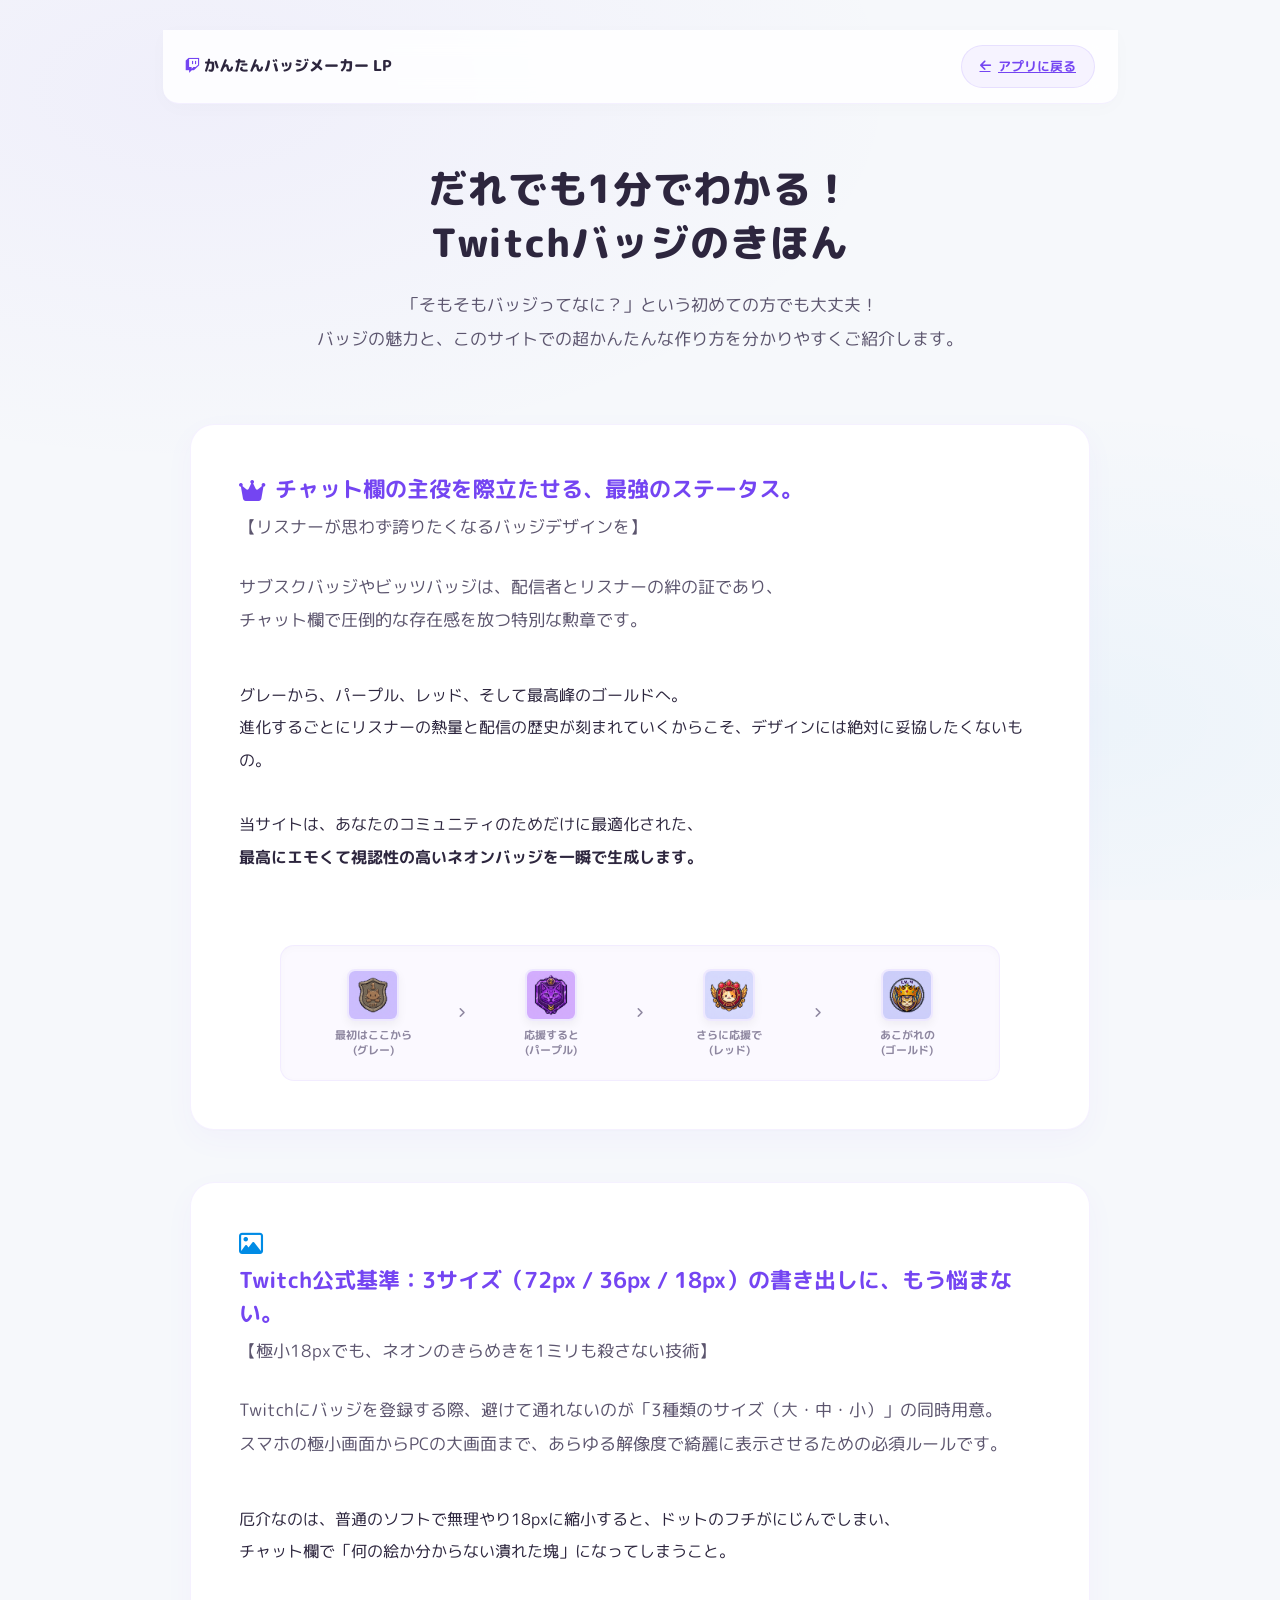
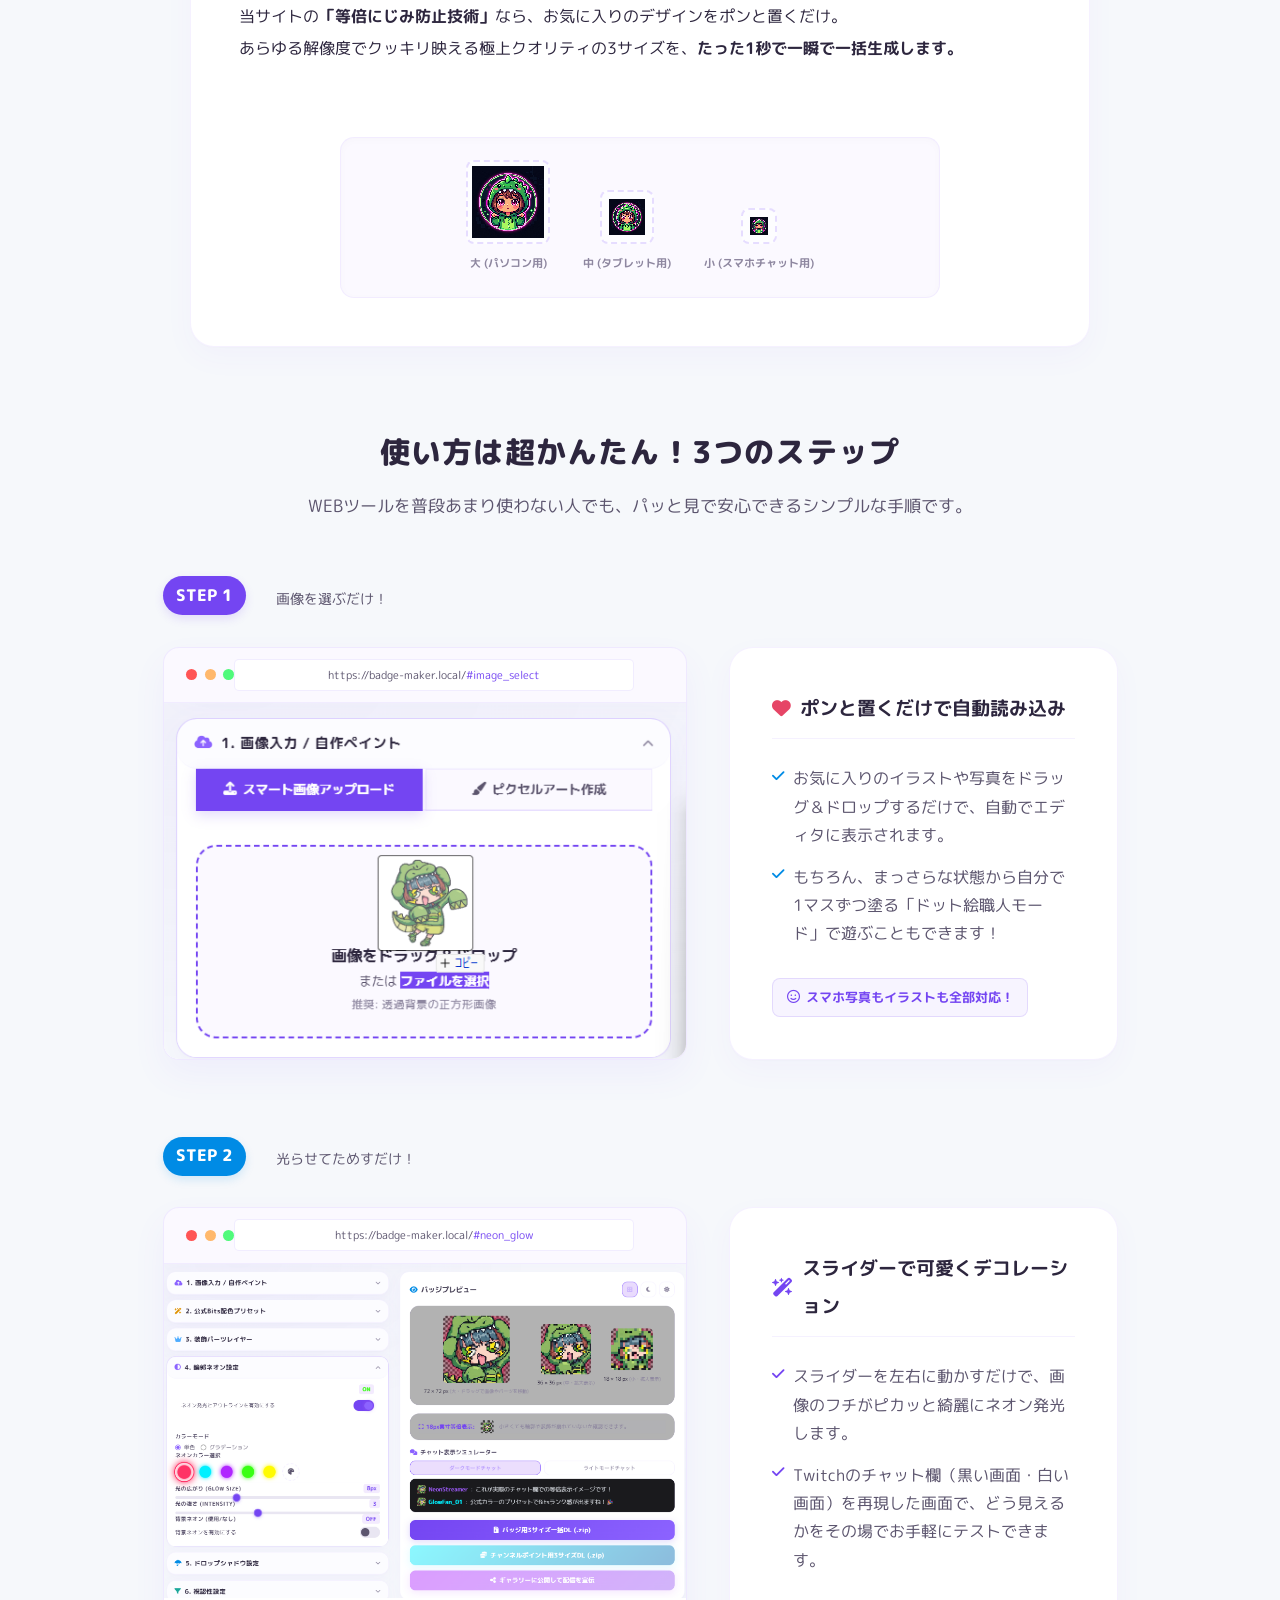
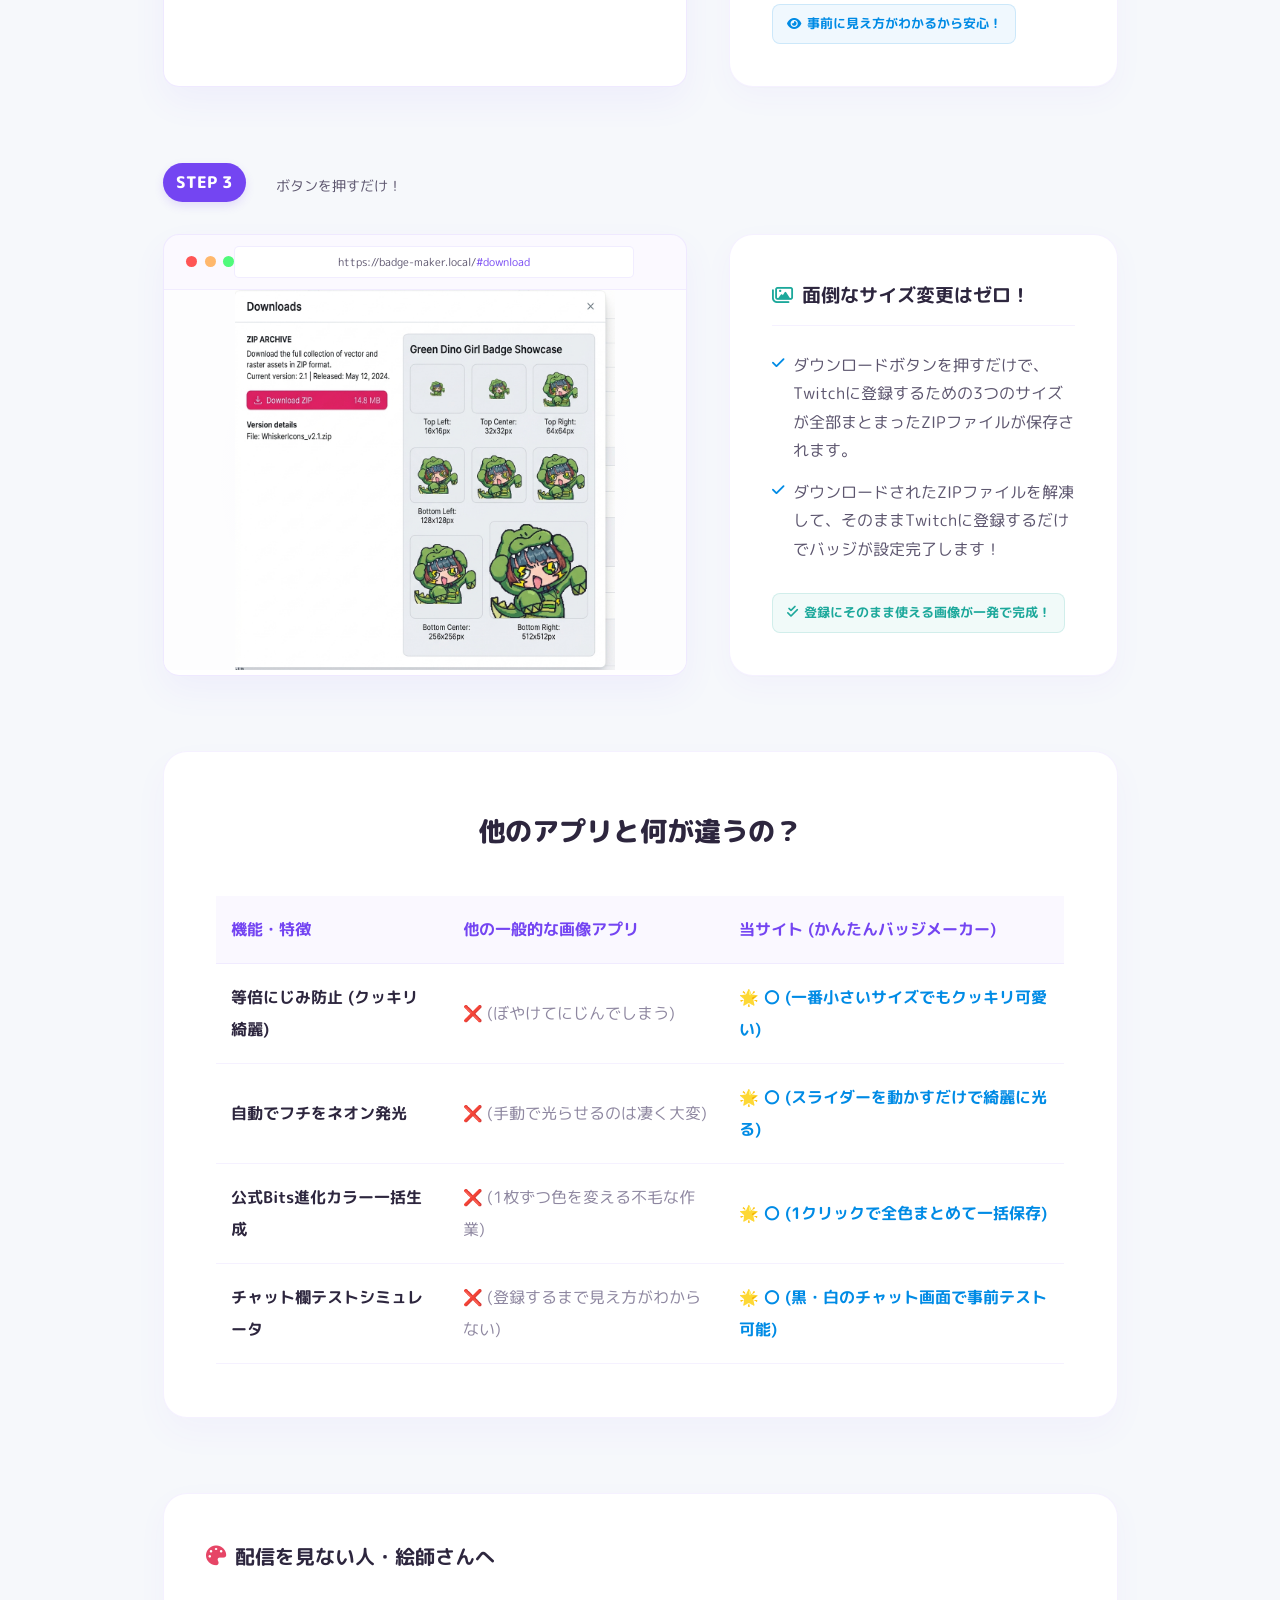
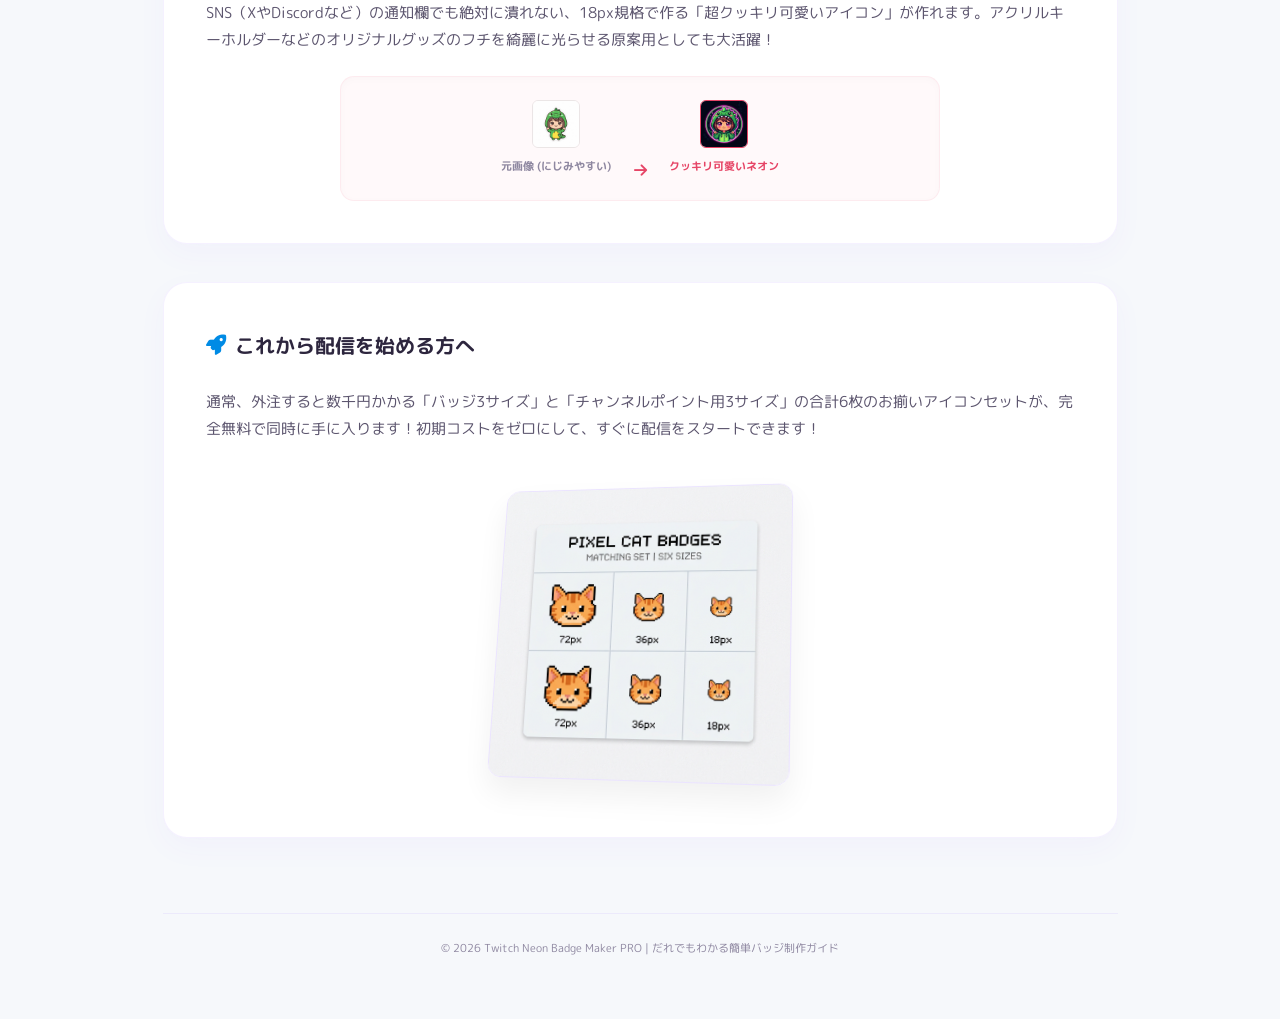
<file: guide.html>
<!DOCTYPE html>
<html lang="ja">
<head>
    <meta charset="UTF-8">
    <meta name="viewport" content="width=device-width, initial-scale=1.0">
    <meta name="description" content="Twitchバッジ・チャンネルポイントアイコンの初心者向けかんたんビジュアルガイド。ポンと置くだけでクッキリ綺麗なバッジが作れます。">
    <title>Twitch Neon Badge Pro | 1分でわかるかんたんガイド</title>
    <link rel="preconnect" href="https://fonts.googleapis.com">
    <link rel="preconnect" href="https://fonts.gstatic.com" crossorigin>
    <link href="https://fonts.googleapis.com/css2?family=M+PLUS+Rounded+1c:wght@400;700;800&family=Plus+Jakarta+Sans:wght@400;700&display=swap" rel="stylesheet">
    <link rel="stylesheet" href="https://cdnjs.cloudflare.com/ajax/libs/font-awesome/6.4.0/css/all.min.css">
    
    <!-- アプリ本編のCSSをリンク -->
    <link rel="stylesheet" href="style.css">
    
    <style>
        :root {
            /* ライトモード用に変数をオーバーライド */
            --bg-dark:           #f6f8fb; /* 明るく爽やかな薄グレーブルー */
            --bg-card:           #ffffff; /* 真っ白なカード */
            --bg-card-border:    rgba(123, 77, 255, 0.08);

            --text-primary:      #2d263e; /* やさしい暗さの紫グレー */
            --text-secondary:    #5c556e;
            --text-muted:        #8e87a0;

            --purple-500:        #7445f2; /* 目に優しいパステルパープル */
            --purple-400:        #8c63ff;
            --purple-300:        #b091ff;
            --cyan-400:          #008be5; /* 爽やかなアクアブルー */
            --green-400:         #1ca89b; /* やさしいミントグリーン */
            --yellow-400:        #e09200; /* 温かみのあるゴールド */
            --pink-400:          #e64566; /* パステルローズピンク */

            --border-dim:        rgba(123, 77, 255, 0.08);
            --border-accent:     rgba(123, 77, 255, 0.25);
            --radius:            24px; /* 丸みのあるやさしいシルエット */
            --radius-sm:         14px;
            --font-display:      'M PLUS Rounded 1c', sans-serif;
            --font-body:         'M PLUS Rounded 1c', sans-serif;
        }

        body {
            line-height: 2.0; /* ゆったりとした行間 */
            overflow-x: hidden;
            font-family: var(--font-body);
            background-color: var(--bg-dark);
            color: var(--text-primary);
        }

        .glass-bg {
            position: fixed; inset: 0; z-index: 0;
            background:
                radial-gradient(ellipse 80% 60% at 15% 10%, rgba(116, 69, 242, 0.05) 0%, transparent 70%),
                radial-gradient(ellipse 60% 50% at 85% 80%, rgba(0, 139, 229, 0.04) 0%, transparent 70%),
                #f6f8fb !important;
            pointer-events: none;
        }

        .lp-container {
            max-width: 1000px;
            margin: 0 auto;
            padding: 2rem 1.5rem 4rem;
            position: relative;
            z-index: 1;
        }

        /* ヘッダーのライトモード化 */
        .nav-header {
            background: rgba(255, 255, 255, 0.85) !important;
            border-bottom: 1px solid rgba(123, 77, 255, 0.08) !important;
            backdrop-filter: blur(12px) !important;
            padding: 1rem 1.5rem !important;
            border-radius: 0 0 16px 16px !important;
            box-shadow: 0 4px 20px rgba(0,0,0,0.02) !important;
            margin-bottom: 3rem !important;
            display: flex;
            align-items: center;
            justify-content: space-between;
        }
        .nav-logo span {
            color: var(--text-primary) !important;
            font-weight: 800;
        }
        .back-btn {
            background: rgba(123, 77, 255, 0.06) !important;
            color: var(--purple-500) !important;
            border: 1px solid rgba(123, 77, 255, 0.12) !important;
            box-shadow: none !important;
            border-radius: 30px !important;
            padding: 0.5rem 1.2rem !important;
            font-size: 0.85rem !important;
            font-weight: 700 !important;
            transition: all var(--transition);
            display: inline-flex;
            align-items: center;
            gap: 0.5rem;
        }
        .back-btn:hover {
            background: var(--purple-500) !important;
            color: #fff !important;
            transform: translateY(-1px);
        }

        /* Hero Banner */
        .hero-section {
            text-align: center;
            margin-bottom: 4.5rem;
            margin-top: 1.5rem;
            position: relative;
        }
        .hero-title {
            font-family: var(--font-display);
            font-size: 2.6rem;
            font-weight: 800;
            line-height: 1.4;
            margin-bottom: 1.2rem;
            color: var(--text-primary);
            letter-spacing: 0.02em;
            padding-top: 12px;
            display: block;
        }
        .hero-title span {
            background: linear-gradient(135deg, var(--purple-500) 0%, var(--cyan-400) 100%);
            -webkit-background-clip: text;
            -webkit-text-fill-color: transparent;
            display: inline-block;
            padding: 0 6px;
        }
        .hero-desc {
            max-width: 720px;
            margin: 0 auto;
            color: var(--text-secondary);
            font-size: 1.15rem;
            line-height: 2.0;
        }

        /* Concept Visual Section (1カラム縦並びレイアウト) */
        .intro-visual-section {
            display: grid;
            grid-template-columns: 1fr;
            gap: 3.5rem;
            margin-bottom: 5rem;
            max-width: 900px;
            margin-left: auto;
            margin-right: auto;
        }
        .intro-card {
            background: var(--bg-card);
            border: 1px solid var(--bg-card-border);
            border-radius: var(--radius);
            padding: 3.2rem;
            display: flex;
            flex-direction: column;
            gap: 2rem;
            box-shadow: 0 10px 30px rgba(123, 77, 255, 0.04), 0 1px 3px rgba(0, 0, 0, 0.02);
            transition: border-color var(--transition), box-shadow var(--transition);
            font-size: 1.08rem;
        }
        .intro-card:hover {
            border-color: var(--border-accent);
            box-shadow: 0 15px 35px rgba(123, 77, 255, 0.08);
        }
        .intro-card h3 {
            font-size: 1.45rem;
            font-weight: 700;
            color: var(--text-primary);
            display: flex;
            align-items: center;
            gap: 0.6rem;
            line-height: 1.5;
        }
        .intro-card h3 i {
            font-size: 1.6rem;
        }
        .intro-card h3 span {
            color: var(--purple-500);
        }
        .intro-card-lead {
            font-size: 1.12rem;
            color: var(--text-secondary);
            line-height: 2.0;
            margin-bottom: 0.5rem;
        }
        .intro-card p {
            line-height: 2.0;
            margin-bottom: 0.8rem;
        }
        
        /* 1時間目：バッジ進化タイムライン(実例) */
        .evolution-row {
            display: flex;
            justify-content: center;
            align-items: center;
            gap: 2rem;
            background: rgba(123, 77, 255, 0.03);
            border: 1px solid var(--border-dim);
            border-radius: var(--radius-sm);
            padding: 1.5rem 2rem;
            margin: 2rem auto 0;
            max-width: 720px;
            width: 100%;
            box-shadow: inset 0 2px 8px rgba(0,0,0,0.02);
        }
        .evo-cell {
            display: flex;
            flex-direction: column;
            align-items: center;
            gap: 0.5rem;
            flex: 1;
            max-width: 110px;
        }
        .evo-img {
            width: 52px;
            height: 52px;
            object-fit: contain;
            border-radius: 8px;
            border: 2px solid rgba(123, 77, 255, 0.1);
            box-shadow: 0 4px 10px rgba(0, 0, 0, 0.05);
            transition: transform var(--transition);
        }
        .evo-cell:hover .evo-img {
            transform: scale(1.2) rotate(4deg);
        }
        .evo-arrow {
            color: var(--text-muted);
            font-size: 0.8rem;
        }
        .evo-lbl {
            font-family: var(--font-display);
            font-size: 0.75rem;
            font-weight: 700;
            color: var(--text-muted);
            text-align: center;
            line-height: 1.3;
        }
        .evo-cell:hover .evo-lbl {
            color: var(--text-primary);
        }

        /* 2時間目：3サイズ実寸対比 */
        .size-row {
            display: flex;
            align-items: flex-end;
            justify-content: center;
            gap: 2.2rem;
            background: rgba(123, 77, 255, 0.03);
            border: 1px solid var(--border-dim);
            border-radius: var(--radius-sm);
            padding: 1.5rem;
            margin: 2rem auto 0;
            max-width: 600px;
            width: 100%;
            box-shadow: inset 0 2px 8px rgba(0,0,0,0.02);
        }
        .size-cell {
            display: flex;
            flex-direction: column;
            align-items: center;
            gap: 0.5rem;
        }
        .size-wrap {
            background: rgba(255, 255, 255, 0.6);
            border: 2px dashed rgba(123, 77, 255, 0.18);
            border-radius: 8px;
            display: flex;
            align-items: center;
            justify-content: center;
            overflow: hidden;
            transition: border-color var(--transition), background var(--transition);
        }
        .size-wrap:hover {
            border-color: var(--purple-500);
            background: rgba(123, 77, 255, 0.08);
        }
        .size-wrap.sz-72 { width: 84px; height: 84px; }
        .size-wrap.sz-36 { width: 54px; height: 54px; }
        .size-wrap.sz-18 { width: 36px; height: 36px; }
        
        .char-img {
            object-fit: contain;
            image-rendering: pixelated;
            image-rendering: crisp-edges;
            filter: none;
        }
        .sz-72 .char-img { width: 72px; height: 72px; }
        .sz-36 .char-img { width: 36px; height: 36px; }
        .sz-18 .char-img { width: 18px; height: 18px; }
        
        .size-lbl {
            font-family: var(--font-display);
            font-size: 0.75rem;
            font-weight: 700;
            color: var(--text-muted);
        }

        /* 3ステップ解説 (2カラムレイアウト化) */
        .step-showcase {
            margin-bottom: 5rem;
        }
        .step-heading {
            text-align: center;
            margin-bottom: 3.5rem;
        }
        .step-heading h2 {
            font-family: var(--font-display);
            font-size: 2rem;
            font-weight: 800;
            color: var(--text-primary);
            letter-spacing: 0.04em;
        }
        .step-heading p {
            color: var(--text-secondary);
            font-size: 1.1rem;
            margin-top: 0.5rem;
        }

        .step-container {
            display: flex;
            flex-direction: column;
            gap: 5rem;
        }
        .step-block {
            display: grid;
            grid-template-columns: 1.15fr 0.85fr;
            gap: 2.8rem;
            align-items: stretch;
            position: relative;
        }
        
        /* 狭い幅では1列に */
        @media (max-width: 960px) {
            .step-block {
                grid-template-columns: 1fr;
                gap: 1.5rem;
            }
        }

        .step-meta-container {
            grid-column: 1 / -1;
            display: flex;
            align-items: center;
            gap: 1.2rem;
            margin-bottom: -0.8rem;
        }
        .step-badge {
            background: var(--purple-500);
            color: #fff;
            font-family: var(--font-display);
            font-weight: 800;
            font-size: 1.05rem;
            padding: 0.25rem 0.9rem;
            border-radius: 999px;
            box-shadow: 0 4px 10px rgba(116, 69, 242, 0.15);
        }
        .step-block:nth-child(even) .step-badge {
            background: var(--cyan-400);
            color: #fff;
            box-shadow: 0 4px 10px rgba(0, 139, 229, 0.15);
        }
        .step-title {
            font-size: 1.4rem;
            font-weight: 700;
            color: var(--text-primary);
        }
        .step-title span {
            font-size: 0.9rem;
            color: var(--text-secondary);
            font-weight: 400;
            margin-left: 0.8rem;
        }

        /* 巨大PCブラウザフレーム */
        .browser-mockup {
            width: 100%;
            border-radius: 16px;
            background: #ffffff;
            border: 1px solid rgba(123, 77, 255, 0.12);
            box-shadow: 0 15px 35px rgba(123, 77, 255, 0.06);
            overflow: hidden;
            display: flex;
            flex-direction: column;
            position: relative;
        }
        .browser-bar {
            background: rgba(123, 77, 255, 0.03);
            padding: 0.75rem 1.5rem;
            border-bottom: 1px solid rgba(123, 77, 255, 0.08);
            display: flex;
            align-items: center;
            justify-content: space-between;
        }
        .browser-dots {
            display: flex;
            gap: 0.5rem;
        }
        .browser-dot {
            width: 11px; height: 11px; border-radius: 50%;
        }
        .browser-dot.red { background: #ff5555; }
        .browser-dot.yellow { background: #ffb86c; }
        .browser-dot.green { background: #50fa7b; }
        .browser-url {
            flex-grow: 1;
            max-width: 520px;
            background: #ffffff;
            border: 1px solid rgba(123, 77, 255, 0.1);
            border-radius: 5px;
            padding: 0.25rem 1rem;
            font-family: var(--font-display);
            font-size: 0.75rem;
            color: var(--text-secondary);
            text-align: center;
            white-space: nowrap;
            overflow: hidden;
        }
        .browser-url span { color: var(--purple-500); }

        .browser-screenshot-wrapper {
            position: relative;
            width: 100%;
            min-height: 280px;
            background: #fdfdfe;
            display: flex;
            align-items: center;
            justify-content: center;
            overflow: hidden;
        }
        .browser-screenshot-wrapper img {
            width: 100%;
            height: auto;
            max-height: 380px;
            object-fit: contain;
            display: block;
            position: relative;
            z-index: 2;
        }
        .browser-screenshot-placeholder {
            position: absolute;
            color: var(--text-secondary);
            font-size: 0.8rem;
            text-align: center;
            z-index: 1;
            display: flex;
            flex-direction: column;
            align-items: center;
            gap: 0.6rem;
            padding: 1.5rem;
            width: 100%;
            box-sizing: border-box;
            background: radial-gradient(circle, rgba(123, 77, 255, 0.04) 0%, transparent 80%);
        }
        .browser-screenshot-placeholder i {
            font-size: 2.2rem;
            color: var(--purple-500);
            text-shadow: none;
            animation: pulseIcon 2s infinite alternate ease-in-out;
        }
        @keyframes pulseIcon {
            from { transform: scale(1); opacity: 0.7; }
            to { transform: scale(1.15); opacity: 1; }
        }
        .browser-screenshot-placeholder strong {
            color: var(--text-primary);
            font-size: 0.88rem;
        }
        .browser-screenshot-placeholder span {
            color: var(--text-muted);
            font-size: 0.75rem;
            line-height: 1.4;
        }

        /* 機能解説ポイントカード */
        .step-info-card {
            background: var(--bg-card);
            border: 1px solid var(--bg-card-border);
            border-radius: var(--radius);
            padding: 2.8rem;
            display: flex;
            flex-direction: column;
            gap: 1.2rem;
            box-shadow: 0 10px 30px rgba(123, 77, 255, 0.04), 0 1px 3px rgba(0, 0, 0, 0.02);
            height: 100%;
            justify-content: center;
            box-sizing: border-box;
            transition: border-color var(--transition), box-shadow var(--transition);
        }
        .step-block:hover .step-info-card {
            border-color: var(--border-accent);
            box-shadow: 0 15px 35px rgba(123, 77, 255, 0.08);
        }
        .step-info-card h4 {
            font-size: 1.25rem;
            color: var(--text-primary);
            display: flex;
            align-items: center;
            gap: 0.6rem;
            border-bottom: 1px solid var(--border-dim);
            padding-bottom: 0.7rem;
            margin-bottom: 0.5rem;
            font-weight: 700;
        }
        .step-info-card h4 i {
            color: var(--cyan-400);
            filter: none;
        }
        .step-block:nth-child(even) .step-info-card h4 i {
            color: var(--purple-500);
            filter: none;
        }
        .step-points-list {
            list-style: none;
            display: flex;
            flex-direction: column;
            gap: 0.9rem;
        }
        .step-point-item {
            font-size: 1.05rem;
            color: var(--text-secondary);
            display: flex;
            align-items: flex-start;
            gap: 0.6rem;
            line-height: 1.8;
        }
        .step-point-item i {
            color: var(--cyan-400);
            margin-top: 0.3rem;
            font-size: 0.95rem;
        }
        .step-block:nth-child(even) .step-point-item i {
            color: var(--purple-500);
        }
        .step-point-item strong {
            color: var(--text-primary);
        }
        .step-result-badge {
            display: inline-flex;
            align-items: center;
            gap: 0.4rem;
            background: rgba(0, 139, 229, 0.06);
            border: 1px solid rgba(0, 139, 229, 0.15);
            color: var(--cyan-400);
            padding: 0.4rem 0.9rem;
            border-radius: 8px;
            font-size: 0.85rem;
            font-weight: 700;
            margin-top: 0.8rem;
            align-self: flex-start;
            box-shadow: none;
        }
        .step-result-badge.purple-theme {
            background: rgba(116, 69, 242, 0.06);
            border-color: rgba(116, 69, 242, 0.15);
            color: var(--purple-500);
            box-shadow: none;
        }
        .step-result-badge.green-theme {
            background: rgba(28, 168, 155, 0.06);
            border-color: rgba(28, 168, 155, 0.15);
            color: var(--green-400);
            box-shadow: none;
        }

        /* ◯✕比較表 */
        .comparison-section {
            background: var(--bg-card);
            border: 1px solid var(--bg-card-border);
            border-radius: var(--radius);
            padding: 3.5rem;
            margin-bottom: 5rem;
            backdrop-filter: blur(20px);
            box-shadow: 0 15px 35px rgba(123, 77, 255, 0.04);
        }
        .comparison-section h2 {
            font-family: var(--font-display);
            font-size: 1.8rem;
            font-weight: 800;
            text-align: center;
            margin-bottom: 2.5rem;
            color: var(--text-primary);
        }
        .comparison-table-wrapper {
            overflow-x: auto;
            width: 100%;
        }
        .comparison-table {
            width: 100%;
            border-collapse: collapse;
            font-size: 1.05rem;
            text-align: left;
        }
        .comparison-table th, .comparison-table td {
            padding: 1.2rem 1rem;
            border-bottom: 1px solid rgba(123, 77, 255, 0.08);
        }
        .comparison-table th {
            font-family: var(--font-display);
            font-weight: 700;
            color: var(--purple-500);
            background: rgba(123, 77, 255, 0.04);
        }
        .comparison-table td:nth-child(2) {
            color: var(--text-muted);
        }
        .comparison-table td:nth-child(3) {
            color: var(--cyan-400);
            font-weight: 700;
            text-shadow: none;
        }

        /* 全方位アプローチ */
        .all-audience-grid {
            display: grid;
            grid-template-columns: 1fr;
            gap: 2.5rem;
            margin-bottom: 5rem;
        }
        @media (max-width: 960px) {
            .intro-visual-section, .all-audience-grid {
                grid-template-columns: 1fr;
            }
        }
        @media (max-width: 768px) {
            .hero-title {
                font-size: 2.2rem;
            }
        }
        .audience-card {
            background: var(--bg-card);
            border: 1px solid var(--bg-card-border);
            border-radius: var(--radius);
            padding: 2.8rem;
            backdrop-filter: blur(20px);
            display: flex;
            flex-direction: column;
            gap: 1.5rem;
            box-shadow: 0 10px 30px rgba(123, 77, 255, 0.04);
        }
        .audience-card h3 {
            font-size: 1.35rem;
            color: var(--text-primary);
            display: flex;
            align-items: center;
            gap: 0.6rem;
        }
        .audience-card h3 span { color: var(--pink-400); }
        .audience-card h3 .cyan-tag { color: var(--cyan-400); }
        .audience-card p {
            font-size: 1.02rem;
            color: var(--text-secondary);
            line-height: 1.8;
        }

        /* Action CTA Banner */
        .cta-banner {
            text-align: center;
            background: linear-gradient(135deg, rgba(116, 69, 242, 0.05) 0%, rgba(0, 139, 229, 0.05) 100%);
            border: 1px solid var(--bg-card-border);
            border-radius: var(--radius);
            padding: 3.5rem 2rem;
            backdrop-filter: blur(20px);
            box-shadow: 0 15px 35px rgba(123, 77, 255, 0.04);
        }
        .cta-banner h3 {
            font-family: var(--font-display);
            font-size: 1.8rem;
            font-weight: 800;
            margin-bottom: 0.8rem;
            color: var(--text-primary);
        }
        .cta-banner p {
            color: var(--text-secondary);
            font-size: 1.1rem;
            margin-bottom: 2rem;
        }
        .cta-btn {
            display: inline-flex;
            align-items: center;
            justify-content: center;
            gap: 0.8rem;
            padding: 1rem 2.5rem;
            background: linear-gradient(135deg, var(--purple-500), var(--purple-400));
            border: none;
            border-radius: var(--radius-sm);
            color: #fff;
            font-family: var(--font-display);
            font-weight: 800;
            font-size: 1.05rem;
            text-decoration: none;
            letter-spacing: 0.05em;
            cursor: pointer;
            box-shadow: 0 6px 20px rgba(116, 69, 242, 0.2);
            transition: all var(--transition);
        }
        .cta-btn:hover {
            box-shadow: 0 8px 30px rgba(116, 69, 242, 0.35);
            transform: translateY(-3px);
        }

        /* Footer */
        .lp-footer {
            text-align: center;
            margin-top: 4rem;
            padding-top: 1.5rem;
            border-top: 1px solid rgba(123, 77, 255, 0.08);
            font-size: 0.75rem;
            color: var(--text-muted);
        }

        /* 3D Showcase Card Styles */
        .showcase-container-3d {
            perspective: 1000px;
            width: 100%;
            display: flex;
            justify-content: center;
            margin-top: auto;
            padding: 1rem 0;
        }
        .showcase-card-3d {
            width: 100%;
            max-width: 300px;
            transform: rotateY(-12deg) rotateX(12deg);
            transition: all 0.5s cubic-bezier(0.25, 0.8, 0.25, 1);
            border-radius: var(--radius-sm);
            overflow: hidden;
            border: 1.5px solid rgba(123, 77, 255, 0.15);
            box-shadow: 0 15px 30px rgba(0,0,0,0.06);
        }
        .showcase-card-3d:hover {
            transform: rotateY(0deg) rotateX(0deg) scale(1.05);
            border-color: var(--purple-500);
            box-shadow: 0 20px 40px rgba(123, 77, 255, 0.15);
        }
        .showcase-img-3d {
            width: 100%;
            display: block;
        }

        /* 改行・読みやすさ対策 */
        .nobr {
            display: inline-block;
            white-space: nowrap;
        }
        @media (max-width: 768px) {
            .nobr {
                white-space: normal;
            }
        }
        .text-lead {
            word-break: normal;
            overflow-wrap: break-word;
        }
    </style>
</head>
<body>
    <div class="glass-bg"></div>

    <div class="lp-container">
        <!-- Navigation Header -->
        <header class="nav-header">
            <div class="nav-logo">
                <i class="fa-brands fa-twitch" style="color: var(--purple-500);"></i>
                <span>かんたんバッジメーカー LP</span>
            </div>
            <a href="index.html" class="back-btn">
                <i class="fa-solid fa-arrow-left"></i> アプリに戻る
            </a>
        </header>

        <!-- Hero Section -->
        <section class="hero-section">
            <h1 class="hero-title text-lead">だれでも1分でわかる！<br>Twitchバッジのきほん</h1>
            <p class="hero-desc text-lead">「そもそもバッジってなに？」という初めての方でも大丈夫！<br>バッジの魅力と、このサイトでの超かんたんな作り方を分かりやすくご紹介します。</p>
        </section>

        <!-- Concept Visual Section (1カラム縦並びレイアウト) -->
        <section class="intro-visual-section">
            <!-- 1時間目：バッジの本質 -->
            <div class="intro-card">
                <h3>
                    <span style="display: flex; align-items: center; gap: 0.6rem; flex-wrap: wrap;">
                        <i class="fa-solid fa-crown" style="color:var(--purple-500);"></i>
                        <span>チャット欄の主役を際立たせる、最強のステータス。</span>
                        <span style="font-size: 1.1rem; font-weight: normal; color: var(--text-secondary);">【リスナーが思わず誇りたくなるバッジデザインを】</span>
                    </span>
                </h3>
                <p class="intro-card-lead text-lead">
                    サブスクバッジやビッツバッジは、配信者とリスナーの絆の証であり、<br>
                    チャット欄で圧倒的な存在感を放つ特別な勲章です。
                </p>
                <p class="text-lead">
                    グレーから、パープル、レッド、そして最高峰のゴールドへ。<br>
                    進化するごとにリスナーの熱量と配信の歴史が刻まれていくからこそ、デザインには絶対に妥協したくないもの。<br><br>
                    当サイトは、あなたのコミュニティのためだけに最適化された、<br>
                    <strong>最高にエモくて視認性の高いネオンバッジを一瞬で生成します。</strong>
                </p>
                
                <div class="evolution-row">
                    <div class="evo-cell">
                        <img src="images/evo_1.png" alt="1 Bit" class="evo-img">
                        <span class="evo-lbl">最初はここから<br>(グレー)</span>
                    </div>
                    <i class="fa-solid fa-angle-right evo-arrow"></i>
                    <div class="evo-cell">
                        <img src="images/evo_100.png" alt="100 Bits" class="evo-img">
                        <span class="evo-lbl">応援すると<br>(パープル)</span>
                    </div>
                    <i class="fa-solid fa-angle-right evo-arrow"></i>
                    <div class="evo-cell">
                        <img src="images/evo_10k.png" alt="10k Bits" class="evo-img">
                        <span class="evo-lbl">さらに応援で<br>(レッド)</span>
                    </div>
                    <i class="fa-solid fa-angle-right evo-arrow"></i>
                    <div class="evo-cell">
                        <img src="images/evo_1m.png" alt="1M Bits" class="evo-img">
                        <span class="evo-lbl">あこがれの<br>(ゴールド)</span>
                    </div>
                </div>
            </div>

            <!-- 2時間目：3サイズ＝クッキリ綺麗に見せる絶対のルール -->
            <div class="intro-card">
                <h3>
                    <span style="display: flex; align-items: center; gap: 0.6rem; flex-wrap: wrap;">
                        <i class="fa-regular fa-image" style="color:var(--cyan-400);"></i>
                        <span>Twitch公式基準：3サイズ（72px / 36px / 18px）の書き出しに、もう悩まない。</span>
                        <span style="font-size: 1.1rem; font-weight: normal; color: var(--text-secondary);">【極小18pxでも、ネオンのきらめきを1ミリも殺さない技術】</span>
                    </span>
                </h3>
                <p class="intro-card-lead text-lead">
                    Twitchにバッジを登録する際、避けて通れないのが「3種類のサイズ（大・中・小）」の同時用意。<br>
                    スマホの極小画面からPCの大画面まで、あらゆる解像度で綺麗に表示させるための必須ルールです。
                </p>
                <p class="text-lead">
                    厄介なのは、普通のソフトで無理やり18pxに縮小すると、ドットのフチがにじんでしまい、<br>
                    チャット欄で「何の絵か分からない潰れた塊」になってしまうこと。<br><br>
                    当サイトの<strong>「等倍にじみ防止技術」</strong>なら、お気に入りのデザインをポンと置くだけ。<br>
                    あらゆる解像度でクッキリ映える極上クオリティの3サイズを、<strong>たった1秒で一瞬で一括生成します。</strong>
                </p>
                
                <div class="size-row">
                    <div class="size-cell">
                        <div class="size-wrap sz-72">
                            <img src="images/cute_character_neon.png" alt="72px" class="char-img">
                        </div>
                        <span class="size-lbl">大 (パソコン用)</span>
                    </div>
                    <div class="size-cell">
                        <div class="size-wrap sz-36">
                            <img src="images/cute_character_neon.png" alt="36px" class="char-img">
                        </div>
                        <span class="size-lbl">中 (タブレット用)</span>
                    </div>
                    <div class="size-cell">
                        <div class="size-wrap sz-18">
                            <img src="images/cute_character_neon.png" alt="18px" class="char-img">
                        </div>
                        <span class="size-lbl">小 (スマホチャット用)</span>
                    </div>
                </div>
            </div>
        </section>

        <!-- 3ステップ解説 -->
        <section class="step-showcase">
            <div class="step-heading">
                <h2>使い方は超かんたん！3つのステップ</h2>
                <p class="text-lead">WEBツールを普段あまり使わない人でも、パッと見で安心できるシンプルな手順です。</p>
            </div>

            <div class="step-container">
                <!-- Step 1 -->
                <div class="step-block">
                    <div class="step-meta-container">
                        <span class="step-badge">STEP 1</span>
                        <h3 class="step-title"><span class="nobr">画像を選ぶだけ！</span></h3>
                    </div>
                    
                    <!-- 左カラム: ブラウザフレームと実際のスクショ画像 -->
                    <div class="browser-mockup">
                        <div class="browser-bar">
                            <div class="browser-dots">
                                <span class="browser-dot red"></span>
                                <span class="browser-dot yellow"></span>
                                <span class="browser-dot green"></span>
                            </div>
                            <div class="browser-url">https://badge-maker.local/<span>#image_select</span></div>
                            <div style="width: 30px;"></div>
                        </div>
                        <div class="browser-screenshot-wrapper">
                            <img src="images/screenshot_step1.png" alt="" onerror="this.style.display='none';">
                            <div class="browser-screenshot-placeholder">
                                <i class="fa-regular fa-image"></i>
                                <strong>「screenshot_step1.png」を表示</strong>
                                <span>自分で撮影したSTEP 1の操作画面スクショを<br><strong>images/screenshot_step1.png</strong>として保存してください。</span>
                            </div>
                        </div>
                    </div>
                    
                    <!-- 右カラム: 注目ポイント解説カード -->
                    <div class="step-info-card">
                        <h4><i class="fa-solid fa-heart" style="color: var(--pink-400);"></i> ポンと置くだけで自動読み込み</h4>
                        <ul class="step-points-list">
                            <li class="step-point-item">
                                <i class="fa-solid fa-check"></i>
                                <span class="text-lead">お気に入りのイラストや写真をドラッグ＆ドロップするだけで、自動でエディタに表示されます。</span>
                            </li>
                            <li class="step-point-item">
                                <i class="fa-solid fa-check"></i>
                                <span class="text-lead">もちろん、まっさらな状態から自分で1マスずつ塗る「ドット絵職人モード」で遊ぶこともできます！</span>
                            </li>
                        </ul>
                        <div class="step-result-badge purple-theme">
                            <i class="fa-regular fa-face-smile"></i> スマホ写真もイラストも全部対応！
                        </div>
                    </div>
                </div>

                <!-- Step 2 -->
                <div class="step-block">
                    <div class="step-meta-container">
                        <span class="step-badge">STEP 2</span>
                        <h3 class="step-title"><span class="nobr">光らせてためすだけ！</span></h3>
                    </div>
                    
                    <!-- 左カラム: ブラウザフレームと実際のスクショ画像 -->
                    <div class="browser-mockup">
                        <div class="browser-bar">
                            <div class="browser-dots">
                                <span class="browser-dot red"></span>
                                <span class="browser-dot yellow"></span>
                                <span class="browser-dot green"></span>
                            </div>
                            <div class="browser-url">https://badge-maker.local/<span>#neon_glow</span></div>
                            <div style="width: 30px;"></div>
                        </div>
                        <div class="browser-screenshot-wrapper">
                            <img src="images/screenshot_step2.png" alt="" onerror="this.style.display='none';">
                            <div class="browser-screenshot-placeholder">
                                <i class="fa-solid fa-wand-magic-sparkles"></i>
                                <strong>「screenshot_step2.png」を表示</strong>
                                <span>自分で撮影したSTEP 2の操作画面スクショを<br><strong>images/screenshot_step2.png</strong>として保存してください.</span>
                            </div>
                        </div>
                    </div>
                    
                    <!-- 右カラム: 注目ポイント解説カード -->
                    <div class="step-info-card">
                        <h4><i class="fa-solid fa-wand-magic-sparkles" style="color: var(--purple-500);"></i> スライダーで可愛くデコレーション</h4>
                        <ul class="step-points-list">
                            <li class="step-point-item">
                                <i class="fa-solid fa-check"></i>
                                <span class="text-lead">スライダーを左右に動かすだけで、画像のフチがピカッと綺麗にネオン発光します。</span>
                            </li>
                            <li class="step-point-item">
                                <i class="fa-solid fa-check"></i>
                                <span class="text-lead">Twitchのチャット欄（黒い画面・白い画面）を再現した画面で、どう見えるかをその場でお手軽にテストできます。</span>
                            </li>
                        </ul>
                        <div class="step-result-badge">
                            <i class="fa-solid fa-eye"></i> 事前に見え方がわかるから安心！
                        </div>
                    </div>
                </div>

                <!-- Step 3 -->
                <div class="step-block">
                    <div class="step-meta-container">
                        <span class="step-badge">STEP 3</span>
                        <h3 class="step-title"><span class="nobr">ボタンを押すだけ！</span></h3>
                    </div>
                    
                    <!-- 左カラム: ブラウザフレームと実際のスクショ画像 -->
                    <div class="browser-mockup">
                        <div class="browser-bar">
                            <div class="browser-dots">
                                <span class="browser-dot red"></span>
                                <span class="browser-dot yellow"></span>
                                <span class="browser-dot green"></span>
                            </div>
                            <div class="browser-url">https://badge-maker.local/<span>#download</span></div>
                            <div style="width: 30px;"></div>
                        </div>
                        <div class="browser-screenshot-wrapper">
                            <img src="images/screenshot_step3.png" alt="" onerror="this.style.display='none';">
                            <div class="browser-screenshot-placeholder">
                                <i class="fa-regular fa-file-zip"></i>
                                <strong>「screenshot_step3.png」を表示</strong>
                                <span>自分で撮影したSTEP 3の操作画面スクショを<br><strong>images/screenshot_step3.png</strong>として保存してください。</span>
                            </div>
                        </div>
                    </div>
                    
                    <!-- 右カラム: 注目ポイント解説カード -->
                    <div class="step-info-card">
                        <h4><i class="fa-regular fa-images" style="color: var(--green-400);"></i> 面倒なサイズ変更はゼロ！</h4>
                        <ul class="step-points-list">
                            <li class="step-point-item">
                                <i class="fa-solid fa-check"></i>
                                <span class="text-lead">ダウンロードボタンを押すだけで、Twitchに登録するための3つのサイズが全部まとまったZIPファイルが保存されます。</span>
                            </li>
                            <li class="step-point-item">
                                <i class="fa-solid fa-check"></i>
                                <span class="text-lead">ダウンロードされたZIPファイルを解凍して、そのままTwitchに登録するだけでバッジが設定完了します！</span>
                            </li>
                        </ul>
                        <div class="step-result-badge green-theme">
                            <i class="fa-solid fa-check-double"></i> 登録にそのまま使える画像が一発で完成！
                        </div>
                    </div>
                </div>
            </div>
        </section>

        <!-- ◯✕比較表セクション -->
        <section class="comparison-section">
            <h2>他のアプリと何が違うの？</h2>
            <div class="comparison-table-wrapper">
                <table class="comparison-table">
                    <thead>
                        <tr>
                            <th>機能・特徴</th>
                            <th>他の一般的な画像アプリ</th>
                            <th>当サイト (かんたんバッジメーカー)</th>
                        </tr>
                    </thead>
                    <tbody>
                        <tr>
                            <td><strong>等倍にじみ防止 (クッキリ綺麗)</strong></td>
                            <td>❌ (ぼやけてにじんでしまう)</td>
                            <td>🌟 〇 (一番小さいサイズでもクッキリ可愛い)</td>
                        </tr>
                        <tr>
                            <td><strong>自動でフチをネオン発光</strong></td>
                            <td>❌ (手動で光らせるのは凄く大変)</td>
                            <td>🌟 〇 (スライダーを動かすだけで綺麗に光る)</td>
                        </tr>
                        <tr>
                            <td><strong>公式Bits進化カラー一括生成</strong></td>
                            <td>❌ (1枚ずつ色を変える不毛な作業)</td>
                            <td>🌟 〇 (1クリックで全色まとめて一括保存)</td>
                        </tr>
                        <tr>
                            <td><strong>チャット欄テストシミュレータ</strong></td>
                            <td>❌ (登録するまで見え方がわからない)</td>
                            <td>🌟 〇 (黒・白のチャット画面で事前テスト可能)</td>
                        </tr>
                    </tbody>
                </table>
            </div>
        </section>

        <!-- 全方位アプローチセクション -->
        <section class="all-audience-grid">
            <!-- 配信を見ない人・絵を描く人へ -->
            <div class="audience-card">
                <h3><i class="fa-solid fa-palette" style="color:var(--pink-400);"></i> 配信を見ない人・絵師さんへ</h3>
                <p class="text-lead">SNS（XやDiscordなど）の通知欄でも絶対に潰れない、18px規格で作る「超クッキリ可愛いアイコン」が作れます。アクリルキーホルダーなどのオリジナルグッズのフチを綺麗に光らせる原案用としても大活躍！</p>
                <div class="size-row" style="background:rgba(230, 69, 102, 0.03); margin-top:auto; border: 1px solid rgba(230, 69, 102, 0.08); gap: 1.5rem;">
                    <div class="size-cell">
                        <img src="images/cute_character.png" alt="Before Icon" style="width:48px; height:48px; border-radius:6px; border:1px solid rgba(0,0,0,0.08);">
                        <span class="size-lbl">元画像 (にじみやすい)</span>
                    </div>
                    <i class="fa-solid fa-arrow-right" style="color:var(--pink-400);"></i>
                    <div class="size-cell">
                        <img src="images/cute_character_neon.png" alt="After Icon" style="width:48px; height:48px; border-radius:6px; border:1.5px solid var(--pink-400); box-shadow:none; filter:none;">
                        <span class="size-lbl" style="color:var(--pink-400);">クッキリ可愛いネオン</span>
                    </div>
                </div>
            </div>

            <!-- 配信者・配信予定の人へ -->
            <div class="audience-card">
                <h3><i class="fa-solid fa-rocket" style="color:var(--cyan-400);"></i> これから配信を始める方へ</h3>
                <p class="text-lead">通常、外注すると数千円かかる「バッジ3サイズ」と「チャンネルポイント用3サイズ」の合計6枚のお揃いアイコンセットが、完全無料で同時に手に入ります！初期コストをゼロにして、すぐに配信をスタートできます！</p>
                <div class="showcase-container-3d">
                    <div class="showcase-card-3d">
                        <img src="images/bundle_badges.png" alt="Badges Bundle Showcase" class="showcase-img-3d">
                    </div>
                </div>
            </div>
        </section>

        <!-- Footer -->
        <footer class="lp-footer">
            <p>&copy; 2026 Twitch Neon Badge Maker PRO | だれでもわかる簡単バッジ制作ガイド</p>
        </footer>
    </div>
</body>
</html>
</file>
<file: style.css>
/* ==========================================================================
   Design Tokens & CSS Variables
   ========================================================================== */
:root {
    --bg-dark:           #0D0E15;
    --bg-card:           rgba(18, 10, 36, 0.70);
    --bg-card-border:    rgba(138, 75, 255, 0.22);

    --text-primary:      #f3f0fa;
    --text-secondary:    #a39cb5;
    --text-muted:        #635a79;

    --purple-500:        #9b59f5;
    --purple-400:        #b07eff;
    --purple-300:        #c9a8ff;
    --cyan-400:          #00f0ff;
    --green-400:         #39ff14;
    --yellow-400:        #ffe135;
    --pink-400:          #FF007F;

    --border-dim:        rgba(138, 75, 255, 0.18);
    --border-accent:     rgba(176, 126, 255, 0.4);
    --radius:            14px;
    --radius-sm:         8px;
    --transition:        0.22s cubic-bezier(.4,0,.2,1);
    --font-display:      'Oxanium', sans-serif;
    --font-body:         'Plus Jakarta Sans', sans-serif;

    /* Sizes */
    --control-panel-width: 480px;
}

/* ==========================================================================
   Reset & Base
   ========================================================================== */
*, *::before, *::after { box-sizing: border-box; margin: 0; padding: 0; }

html { font-size: 15px; scroll-behavior: smooth; }

body {
    font-family: var(--font-body);
    background-color: var(--bg-dark);
    color: var(--text-primary);
    min-height: 100vh;
    overflow-x: hidden;
    position: relative;
}

/* Background decoration */
.glass-bg {
    position: fixed; inset: 0; z-index: 0;
    background:
        radial-gradient(ellipse 80% 60% at 15% 10%, rgba(110,40,200,0.28) 0%, transparent 70%),
        radial-gradient(ellipse 60% 50% at 85% 80%, rgba(0,200,255,0.15) 0%, transparent 70%),
        radial-gradient(ellipse 100% 80% at 50% 50%, rgba(8,4,20,1) 0%, var(--bg-dark) 100%);
    pointer-events: none;
}
.glow-orb {
    position: fixed; border-radius: 50%; pointer-events: none; filter: blur(90px); z-index: 0;
}
.orb-1 {
    width: 500px; height: 500px;
    top: -160px; left: -100px;
    background: radial-gradient(circle, rgba(110,40,220,0.35) 0%, transparent 65%);
    animation: orbFloat1 14s ease-in-out infinite alternate;
}
.orb-2 {
    width: 450px; height: 450px;
    bottom: -140px; right: -80px;
    background: radial-gradient(circle, rgba(0,200,255,0.22) 0%, transparent 65%);
    animation: orbFloat2 17s ease-in-out infinite alternate;
}
@keyframes orbFloat1 { to { transform: translate(40px,50px) scale(1.1); } }
@keyframes orbFloat2 { to { transform: translate(-30px,-60px) scale(1.08); } }

/* ==========================================================================
   Header
   ========================================================================== */
.app-header {
    position: relative; z-index: 2;
    text-align: center;
    padding: 2.5rem 1.5rem 1.5rem;
    border-bottom: 1px solid var(--border-dim);
    background: rgba(10,5,22,0.5);
    backdrop-filter: blur(12px);
}
.logo {
    display: flex; align-items: center; justify-content: center; gap: 0.8rem;
    margin-bottom: 0.4rem;
}
.logo-mark {
    position: relative;
    display: inline-flex;
    align-items: center;
    justify-content: center;
    width: 42px;
    height: 42px;
    margin-right: 4px;
}
.logo-num {
    font-family: var(--font-display);
    font-size: 2.5rem;
    font-weight: 800;
    color: #ffffff;
    text-shadow: 0 0 6px var(--cyan-400), 0 0 20px rgba(0,240,255,0.4);
    line-height: 1;
    z-index: 2;
}
.logo-star {
    position: absolute;
    top: -4px;
    right: -4px;
    font-size: 1.1rem;
    color: #FF007F;
    filter: drop-shadow(0 0 2px #FF007F) drop-shadow(0 0 10px #FF007F) drop-shadow(0 0 20px #FF007F);
    z-index: 3;
    animation: flicker 3s infinite alternate;
}

@keyframes flicker {
  0%, 100% { opacity: 1; }
  41% { opacity: 1; }
  42% { opacity: 0.85; }
  43% { opacity: 0.95; }
  44% { opacity: 0.88; }
  45% { opacity: 1; }
}

.logo h1 {
    font-family: var(--font-display);
    font-size: 2rem; font-weight: 800;
    letter-spacing: 0.08em;
    text-transform: uppercase;
    color: var(--text-primary);
}
.accent-text {
    color: #00F3FF;
    text-shadow: 0 0 18px var(--cyan-400), 0 0 35px rgba(0,240,255,0.55);
}
.subtitle { color: var(--text-muted); font-size: 0.82rem; }

/* ==========================================================================
   Layout
   ========================================================================== */
.app-container {
    position: relative; z-index: 1;
    display: flex;
    align-items: flex-start;
    gap: 1.6rem;
    max-width: 1360px;
    margin: 0 auto;
    padding: 1.6rem 1.2rem;
}

/* Left panel */
.control-panel {
    flex: 0 0 var(--control-panel-width);
    min-width: 0;
    display: flex;
    flex-direction: column;
    gap: 0.75rem;
}

/* Right panel – sticky */
.preview-panel {
    flex: 1 1 0;
    min-width: 0;
    position: sticky;
    top: 1.2rem;
    align-self: flex-start;
    height: max-content;
    z-index: 2;
}

/* ==========================================================================
   Card
   ========================================================================== */
.card {
    background: var(--bg-card);
    border: 1px solid var(--bg-card-border);
    border-radius: var(--radius);
    padding: 1.4rem;
    backdrop-filter: blur(18px);
    box-shadow: 0 8px 40px rgba(0,0,0,0.45), inset 0 1px 0 rgba(255,255,255,0.05);
    transition: border-color var(--transition);
}
.card:hover { border-color: var(--border-accent); }

/* ==========================================================================
   Accordion
   ========================================================================== */
.neon-accordion {
    background: var(--bg-card);
    border: 1px solid var(--bg-card-border);
    border-radius: var(--radius);
    backdrop-filter: blur(18px);
    box-shadow: 0 4px 20px rgba(0,0,0,0.3);
    overflow: hidden;
    transition: border-color var(--transition);
}
.neon-accordion[open] { border-color: var(--border-accent); }
.neon-accordion.disabled-accordion { opacity: 0.55; pointer-events: none; }
.neon-accordion.enabled { opacity: 1; pointer-events: auto; }

.accordion-header {
    list-style: none;
    display: flex;
    align-items: center;
    justify-content: space-between;
    padding: 0.9rem 1.1rem;
    cursor: pointer;
    user-select: none;
    border-radius: calc(var(--radius) - 1px);
    transition: background var(--transition);
}
.accordion-header:hover { background: rgba(155,89,245,0.09); }
.accordion-header::marker,
.accordion-header::-webkit-details-marker { display: none; }

.header-title {
    display: flex; align-items: center; gap: 0.55rem;
    font-family: var(--font-display);
    font-size: 0.9rem; font-weight: 600;
    letter-spacing: 0.04em;
    color: var(--text-primary);
}
.icon-purple { color: var(--purple-400); }
.icon-yellow { color: var(--yellow-400); }
.icon-blue   { color: #4dacff; }
.icon-cyan   { color: var(--cyan-400); }
.icon-green  { color: var(--green-400); }
.arrow-icon { color: var(--text-muted); transition: transform var(--transition); font-size: 0.75rem; }
details[open] > summary .arrow-icon { transform: rotate(180deg); }

.accordion-content { padding: 0 1.2rem 1.2rem; display: flex; flex-direction: column; gap: 1rem; }

/* ==========================================================================
   Drop Zone / Upload
   ========================================================================== */
.file-input-hidden { display: none; }
.drop-zone-wrapper {
    position: relative;
    border: 2px dashed var(--border-dim);
    border-radius: var(--radius);
    padding: 1.5rem;
    text-align: center;
    transition: border-color var(--transition), background var(--transition);
    cursor: pointer;
    background: rgba(155,89,245,0.04);
}
.drop-zone-wrapper:hover,
.drop-zone-wrapper.drag-over {
    border-color: var(--purple-400);
    background: rgba(155,89,245,0.10);
}
.upload-content { pointer-events: none; }
.icon-wrap {
    width: 60px; height: 60px;
    border-radius: 50%;
    background: rgba(155,89,245,0.14);
    display: flex; align-items: center; justify-content: center;
    margin: 0 auto 0.8rem;
}
.upload-icon { font-size: 1.8rem; color: var(--purple-400); }
.drop-zone-wrapper h3 { font-size: 1rem; color: var(--text-primary); margin-bottom: 0.3rem; }
.drop-zone-wrapper p { font-size: 0.82rem; color: var(--text-secondary); }
.browse-btn {
    color: var(--purple-400); font-weight: 600;
    text-decoration: underline; text-underline-offset: 3px; cursor: pointer;
}
.file-tip { display: block; margin-top: 0.4rem; font-size: 0.74rem; color: var(--text-muted); }

.file-info-bar {
    display: flex; align-items: center; gap: 0.6rem;
    margin-top: 0.8rem; padding: 0.5rem 0.8rem;
    background: rgba(155,89,245,0.1);
    border-radius: var(--radius-sm);
    font-size: 0.82rem; color: var(--text-secondary);
}
.text-success { color: var(--green-400); }
.id-hidden { display: none !important; }

/* ==========================================================================
   Preset Grid
   ========================================================================== */
.preset-section-title {
    font-size: 0.78rem; font-weight: 600;
    color: var(--text-muted);
    text-transform: uppercase; letter-spacing: 0.06em;
    padding-bottom: 0.4rem;
    border-bottom: 1px solid var(--border-dim);
}
.preset-grid {
    display: grid;
    grid-template-columns: 1fr 1fr;
    gap: 0.5rem;
    margin-top: 0.5rem;
}
.preset-btn {
    display: flex; align-items: center; gap: 0.6rem;
    padding: 0.55rem 0.75rem;
    background: rgba(255,255,255,0.04);
    border: 1px solid var(--border-dim);
    border-radius: var(--radius-sm);
    color: var(--text-primary);
    font-family: var(--font-body);
    font-size: 0.8rem; font-weight: 500;
    cursor: pointer;
    transition: background var(--transition), border-color var(--transition), transform 0.1s;
    white-space: nowrap;
    overflow: hidden;
    text-overflow: ellipsis;
}
.preset-btn:hover {
    background: rgba(155,89,245,0.15);
    border-color: var(--border-accent);
    transform: translateY(-1px);
}
.preset-btn.applied {
    border-color: var(--yellow-400);
    box-shadow: 0 0 10px rgba(255,225,53,0.3);
}
.preset-preview {
    width: 14px; height: 14px;
    border-radius: 50%;
    flex-shrink: 0;
    display: inline-block;
}
.preset-lbl { color: var(--text-muted); font-size: 0.72rem; }

.section-desc {
    font-size: 0.78rem; color: var(--text-muted);
    background: rgba(155,89,245,0.06);
    padding: 0.5rem 0.7rem;
    border-radius: var(--radius-sm);
    border-left: 3px solid var(--border-accent);
    line-height: 1.5;
}

/* ==========================================================================
   Decorations
   ========================================================================== */
.decor-presets {
    display: flex; flex-wrap: wrap; gap: 0.5rem;
    margin-top: 0.3rem;
}
.decor-btn {
    width: 44px; height: 44px;
    border-radius: var(--radius-sm);
    border: 1px solid var(--border-dim);
    background: rgba(255,255,255,0.04);
    color: var(--text-secondary);
    display: flex; align-items: center; justify-content: center;
    cursor: pointer;
    font-size: 0.85rem;
    transition: background var(--transition), border-color var(--transition), color var(--transition);
    font-family: var(--font-body);
}
.decor-btn:hover { background: rgba(155,89,245,0.15); border-color: var(--border-accent); color: var(--text-primary); }
.decor-btn.active {
    background: rgba(155,89,245,0.25);
    border-color: var(--purple-400);
    color: var(--purple-300);
    box-shadow: 0 0 10px rgba(155,89,245,0.3);
}
.decor-btn.text-icon { font-size: 1.1rem; }
.decor-adjustments { display: flex; flex-direction: column; gap: 0.8rem; }

.metal-presets { display: flex; gap: 0.6rem; margin-top: 0.3rem; }
.metal-btn {
    flex: 1;
    padding: 0.45rem;
    border-radius: var(--radius-sm);
    border: 1px solid var(--border-dim);
    background: rgba(255,255,255,0.04);
    color: var(--metal-color, #fff);
    cursor: pointer; font-size: 0.8rem;
    transition: background var(--transition), border-color var(--transition);
}
.metal-btn.active {
    border-color: var(--metal-color, var(--purple-400));
    background: rgba(255,255,255,0.1);
    box-shadow: 0 0 8px rgba(255,215,0,0.2);
}
.metal-btn[data-metal="silver"].active { box-shadow: 0 0 8px rgba(224,224,224,0.2); }
.metal-btn[data-metal="bronze"].active { box-shadow: 0 0 8px rgba(205,127,50,0.2); }

/* ==========================================================================
   Controls
   ========================================================================== */
.control-group { display: flex; flex-direction: column; gap: 0.45rem; }
.control-label {
    font-size: 0.78rem; font-weight: 600;
    color: var(--text-secondary);
    text-transform: uppercase; letter-spacing: 0.05em;
}
.label-with-value { display: flex; align-items: center; justify-content: space-between; }
.value-display {
    font-family: var(--font-display);
    font-size: 0.8rem; color: var(--purple-300);
    background: rgba(155,89,245,0.12);
    padding: 0.1rem 0.5rem;
    border-radius: 5px;
}
.slider-hint { font-size: 0.71rem; color: var(--text-muted); line-height: 1.4; }

.control-row { display: flex; gap: 1rem; }
.control-row > .control-group { flex: 1; min-width: 0; }

.radio-group { display: flex; gap: 0.8rem; flex-wrap: wrap; }
.flex-wrap { flex-wrap: wrap; gap: 0.5rem !important; }
.radio-label {
    display: flex; align-items: center; gap: 0.4rem;
    font-size: 0.8rem; color: var(--text-secondary);
    cursor: pointer;
}
.radio-label input { accent-color: var(--purple-400); cursor: pointer; }

.panel-divider { border: none; border-top: 1px solid var(--border-dim); margin: 0.2rem 0; }
.panel-divider-sub { border: none; border-top: 1px dashed var(--border-dim); margin: 0.2rem 0; }

/* Slider */
.neon-slider {
    -webkit-appearance: none; appearance: none;
    width: 100%; height: 6px;
    border-radius: 3px;
    background: linear-gradient(to right, var(--purple-400) var(--pct, 50%), rgba(255,255,255,0.08) var(--pct, 50%));
    outline: none; cursor: pointer;
    transition: background var(--transition);
}
.neon-slider::-webkit-slider-thumb {
    -webkit-appearance: none;
    width: 18px; height: 18px;
    border-radius: 50%;
    background: var(--purple-400);
    border: 2px solid rgba(255,255,255,0.3);
    box-shadow: 0 0 10px rgba(155,89,245,0.7);
    cursor: pointer;
    transition: transform 0.1s;
}
.neon-slider::-webkit-slider-thumb:hover { transform: scale(1.2); }

/* Toggle switch */
.toggle-switch-wrapper {
    display: flex; align-items: center; justify-content: space-between;
    gap: 0.8rem;
}
.toggle-label { font-size: 0.8rem; color: var(--text-secondary); flex: 1; }
.switch { position: relative; display: inline-block; width: 44px; height: 24px; flex-shrink: 0; }
.switch input { opacity: 0; width: 0; height: 0; }
.switch-slider {
    position: absolute; inset: 0;
    border-radius: 999px;
    background: rgba(255,255,255,0.12);
    cursor: pointer;
    transition: background var(--transition);
}
.switch-slider::before {
    content: '';
    position: absolute;
    width: 18px; height: 18px;
    border-radius: 50%;
    left: 3px; top: 3px;
    background: var(--text-secondary);
    transition: transform var(--transition), background var(--transition);
}
.switch input:checked + .switch-slider { background: rgba(155,89,245,0.5); }
.switch input:checked + .switch-slider::before {
    transform: translateX(20px);
    background: var(--purple-400);
    box-shadow: 0 0 8px rgba(155,89,245,0.8);
}

/* Color picker inputs */
.color-picker-input-wrap {
    display: flex; align-items: center; gap: 0.6rem;
}
.color-picker-input-wrap input[type="color"] {
    width: 38px; height: 32px;
    border: none; border-radius: var(--radius-sm);
    background: none; cursor: pointer;
    padding: 2px;
}
.picker-value-text {
    font-family: var(--font-display); font-size: 0.82rem;
    color: var(--text-secondary);
}

/* Color presets for neon */
.color-presets-wrapper { display: flex; flex-direction: column; gap: 0.5rem; }
.color-presets { display: flex; align-items: center; gap: 0.55rem; flex-wrap: wrap; }
.color-btn {
    width: 38px; height: 38px;
    border-radius: 50%;
    background: transparent;
    border: 2px solid rgba(255,255,255,0.15);
    cursor: pointer;
    position: relative;
    display: flex; align-items: center; justify-content: center;
    transition: transform var(--transition), border-color var(--transition), box-shadow var(--transition);
}
.color-dot {
    width: 26px; height: 26px;
    border-radius: 50%;
    background: var(--btn-color, #fff);
    box-shadow: 0 0 10px var(--btn-color, #fff);
}
.color-btn:hover { transform: scale(1.1); }
.color-btn.active {
    border-color: var(--btn-color, var(--purple-400));
    box-shadow: 0 0 14px var(--btn-color, var(--purple-400));
    transform: scale(1.15);
}
.custom-color-picker-wrap {
    position: relative; width: 38px; height: 38px;
}
.custom-color-picker-wrap input[type="color"] {
    position: absolute; inset: 0; opacity: 0; cursor: pointer; width: 100%; height: 100%;
}
.custom-trigger {
    width: 38px; height: 38px;
    border-radius: 50%;
    border: 2px dashed var(--border-dim);
    background: rgba(255,255,255,0.06);
    color: var(--text-secondary);
    display: flex; align-items: center; justify-content: center;
    cursor: pointer; font-size: 0.9rem;
    transition: background var(--transition), border-color var(--transition);
}
.custom-trigger:hover { background: rgba(155,89,245,0.2); border-color: var(--purple-400); }

.btn-icon {
    background: none; border: none; color: var(--text-muted);
    cursor: pointer; font-size: 0.9rem; padding: 0.2rem;
    transition: color var(--transition);
}
.btn-icon:hover { color: var(--pink-400); }

/* gradient panel */
.gradient-panel { display: flex; flex-direction: column; gap: 0.8rem; }
.decor-color-panel { display: flex; flex-direction: column; gap: 0.6rem; }

/* ==========================================================================
   Preview Panel
   ========================================================================== */
.preview-card { display: flex; flex-direction: column; gap: 1.2rem; }
.card-header {
    display: flex; align-items: center; justify-content: space-between;
}
.card-header h2 {
    font-family: var(--font-display);
    font-size: 1rem; font-weight: 700;
    color: var(--text-primary);
    display: flex; align-items: center; gap: 0.5rem;
}
.card-header h2 i { color: var(--cyan-400); }

.preview-bg-toggle { display: flex; gap: 0.4rem; }
.bg-toggle-btn {
    width: 34px; height: 34px;
    border-radius: var(--radius-sm);
    border: 1px solid var(--border-dim);
    background: rgba(255,255,255,0.04);
    color: var(--text-muted);
    cursor: pointer; font-size: 0.8rem;
    transition: background var(--transition), border-color var(--transition), color var(--transition);
}
.bg-toggle-btn:hover { background: rgba(155,89,245,0.15); }
.bg-toggle-btn.active {
    background: rgba(155,89,245,0.22);
    border-color: var(--purple-400);
    color: var(--purple-300);
}

/* Badge canvas container */
.badge-sizes-container {
    display: flex;
    align-items: center;
    justify-content: center;
    flex-wrap: wrap;
    gap: 1.2rem;
    padding: 1.4rem;
    background: rgba(0,0,0,0.3);
    border-radius: var(--radius);
    border: 1px solid var(--border-dim);
}
.badge-box {
    display: flex; flex-direction: column; align-items: center; gap: 0.7rem;
}
.badge-canvas-wrapper {
    border-radius: 8px; overflow: hidden;
    display: flex; align-items: center; justify-content: center;
    transition: background var(--transition);
}
/* Sizes for displayed canvas wrappers */
.badge-canvas-wrapper:has(#canvas-72) { width: 144px; height: 144px; } /* 72×2 */
.badge-canvas-wrapper:has(#canvas-36) { width: 108px; height: 108px; } /* 36×3 */
.badge-canvas-wrapper:has(#canvas-18) { width: 90px; height: 90px; }  /* 18×5 */

canvas { image-rendering: pixelated; display: block; }
#canvas-72 { width: 144px; height: 144px; }
#canvas-36 { width: 108px; height: 108px; }
#canvas-18 { width: 90px; height: 90px; }

.badge-label {
    font-family: var(--font-display);
    font-size: 0.72rem; color: var(--text-secondary);
    text-align: center;
}
.badge-sublabel { color: var(--text-muted); font-size: 0.68rem; }

/* Background modes for preview */
.transparent-grid {
    background-image:
        linear-gradient(45deg, #383838 25%, transparent 25%),
        linear-gradient(-45deg, #383838 25%, transparent 25%),
        linear-gradient(45deg, transparent 75%, #383838 75%),
        linear-gradient(-45deg, transparent 75%, #383838 75%);
    background-size: 10px 10px;
    background-position: 0 0, 0 5px, 5px -5px, -5px 0px;
}
.bg-dark-mode { background: #18181b !important; }
.bg-light-mode { background: #efeff1 !important; }

/* Actual 18px */
.actual-size-bar {
    background: rgba(0,0,0,0.3);
    border: 1px solid var(--border-dim);
    border-radius: var(--radius);
    padding: 0.9rem 1.2rem;
}
.actual-size-inner {
    display: flex; align-items: center; gap: 0.8rem; flex-wrap: wrap;
}
.actual-size-title {
    font-size: 0.8rem; color: var(--cyan-400);
    font-weight: 600; white-space: nowrap;
    display: flex; align-items: center; gap: 0.35rem;
}
.actual-badge-box {
    width: 28px; height: 28px;
    border-radius: 4px;
    display: flex; align-items: center; justify-content: center;
    flex-shrink: 0;
    overflow: hidden;
}
.actual-size-desc { font-size: 0.75rem; color: var(--text-muted); }

/* Badge placeholder for chat / actual size */
.badge-placeholder-18 img {
    width: 18px; height: 18px;
    display: block;
    image-rendering: pixelated;
}

/* ==========================================================================
   Chat Simulator
   ========================================================================== */
.chat-simulator-card { display: flex; flex-direction: column; gap: 0.6rem; }
.chat-simulator-card h3 {
    font-family: var(--font-display); font-size: 0.85rem; font-weight: 600;
    color: var(--text-secondary);
    display: flex; align-items: center; gap: 0.4rem;
}
.chat-simulator-card h3 i { color: var(--purple-400); }

.chat-toggle-tabs { display: flex; gap: 0.5rem; }
.chat-tab-btn {
    flex: 1; padding: 0.4rem;
    border: 1px solid var(--border-dim);
    border-radius: var(--radius-sm);
    background: rgba(255,255,255,0.04);
    color: var(--text-muted); font-size: 0.75rem;
    cursor: pointer;
    transition: background var(--transition), border-color var(--transition), color var(--transition);
}
.chat-tab-btn:hover { background: rgba(155,89,245,0.12); color: var(--text-secondary); }
.chat-tab-btn.active { background: rgba(155,89,245,0.2); border-color: var(--purple-400); color: var(--purple-300); }

.chat-box {
    border-radius: var(--radius-sm);
    padding: 0.8rem 1rem;
    display: flex; flex-direction: column; gap: 0.6rem;
    border: 1px solid var(--border-dim);
    font-size: 0.82rem;
}
.chat-dark { background: #1a1a1d; }
.chat-light { background: #efeff1; }
.chat-light .chat-message { color: #333; }
.chat-light .chat-colon { color: #555; }
.chat-line { display: flex; align-items: center; gap: 0.4rem; flex-wrap: nowrap; }
.chat-user { font-weight: 700; }
.user-color-1 { color: #9b59f5; }
.user-color-2 { color: #00f0ff; }
.chat-colon { color: #6b7280; }
.chat-message { color: #d1d5db; }
.chat-light .chat-message { color: #19191a; }

/* ==========================================================================
   Action Area & Button
   ========================================================================== */
.action-area {
    display: flex;
    flex-direction: column !important;
    align-items: stretch !important;
    gap: 0.8rem;
    width: 100%;
}
.btn {
    flex: 1; padding: 0.8rem 1.4rem;
    border-radius: var(--radius-sm);
    border: none; cursor: pointer;
    font-family: var(--font-display);
    font-weight: 700; font-size: 0.9rem; letter-spacing: 0.04em;
    display: flex; align-items: center; justify-content: center; gap: 0.5rem;
    transition: opacity var(--transition), transform 0.1s, box-shadow var(--transition);
}
.action-area .btn {
    width: 100%;
    white-space: normal;
    word-break: break-word;
    text-align: center;
    padding: 0.8rem 1rem;
    font-size: 0.88rem;
    line-height: 1.4;
    height: auto;
}
.btn-primary {
    background: linear-gradient(135deg, #7a3fff, #b07eff);
    color: #fff;
    box-shadow: 0 4px 18px rgba(122,63,255,0.4);
}
.btn-primary:hover:not(:disabled) {
    box-shadow: 0 6px 28px rgba(122,63,255,0.65);
    transform: translateY(-2px);
}
.btn-primary:active:not(:disabled) { transform: translateY(0); }
.btn-disabled { opacity: 0.45; cursor: not-allowed; }

/* ==========================================================================
   Footer
   ========================================================================== */
.app-footer {
    position: relative; z-index: 2;
    text-align: center; padding: 1.2rem;
    border-top: 1px solid var(--border-dim);
    font-size: 0.72rem; color: var(--text-muted);
}

/* ==========================================================================
   Utility
   ========================================================================== */
@media (max-width: 1024px) {
    .app-container {
        flex-direction: column;
        gap: 1.5rem;
        padding: 1.2rem 1rem;
    }
    .control-panel {
        flex: none;
        width: 100%;
    }
    .preview-panel {
        position: relative;
        top: 0;
        width: 100%;
        z-index: 1;
    }
    
    /* プリセットグリッドの調整: モバイルで左右に突き抜けないように綺麗に収める */
    .preset-grid {
        grid-template-columns: repeat(auto-fit, minmax(140px, 1fr));
    }
    .preset-btn[style*="grid-column"] {
        grid-column: auto !important;
    }
}

/* スマートフォン用の極小画面向け調整 */
@media (max-width: 480px) {
    html {
        font-size: 14px;
    }
    .app-header {
        padding: 1.5rem 1rem 1rem;
    }
    .logo h1 {
        font-size: 1.6rem;
    }
    .app-container {
        padding: 1rem 0.6rem;
    }
    .card, .neon-accordion {
        padding: 1rem;
        border-radius: 10px;
    }
    .accordion-content {
        padding: 0 0.7rem 0.7rem;
        gap: 0.8rem;
    }
    .accordion-header {
        padding: 0.8rem 0.9rem;
    }
    
    /* プリセットグリッドをスマホで完全1列に */
    .preset-grid {
        grid-template-columns: 1fr;
    }
    .preset-btn {
        font-size: 0.78rem;
        padding: 0.5rem;
    }
    
    /* タブボタンもスマホ幅に最適化 */
    .input-tabs {
        flex-wrap: wrap;
        gap: 0.3rem;
    }
    .input-tab-btn {
        font-size: 0.75rem;
        padding: 0.6rem 0.4rem;
    }
    
    /* ラジオボタンなどの要素がはみ出さないように */
    .grid-options {
        flex-wrap: wrap;
        gap: 0.6rem 1rem;
    }
    .radio-group {
        gap: 0.6rem;
    }
    
    /* ピクセルアートキャンバスのはみ出し防止 */
    .paint-editor-container {
        gap: 0.8rem;
    }
    .paint-canvas-wrapper {
        padding: 4px;
        max-width: 100%;
    }
    #paint-canvas {
        width: 100% !important;
        max-width: 288px;
        height: auto !important;
        aspect-ratio: 1 / 1;
    }
    
    /* 装飾パーツのボタン */
    .decor-btn {
        width: 38px;
        height: 38px;
        font-size: 0.75rem;
    }
    
    /* モーダルがはみ出さないように */
    .modal-overlay {
        padding: 0.8rem;
    }
    .modal-content {
        max-width: 100%;
    }
    .modal-form {
        padding: 1rem;
        gap: 0.9rem;
    }
    .modal-actions {
        flex-direction: column-reverse;
        gap: 0.6rem;
    }
    .modal-actions .btn {
        width: 100%;
    }
    .control-row {
        flex-direction: column;
        gap: 0.8rem;
    }
}

/* ==========================================================================
   Paint Editor (v4)
   ========================================================================== */
.input-tabs {
    display: flex;
    border-bottom: 2px solid var(--border-dim);
    margin-bottom: 1.2rem;
    gap: 0.2rem;
}
.input-tab-btn {
    flex: 1;
    padding: 0.7rem;
    border: none;
    background: transparent;
    color: var(--text-muted);
    font-family: var(--font-display);
    font-weight: 600;
    font-size: 0.82rem;
    cursor: pointer;
    transition: color var(--transition), border-bottom var(--transition);
    border-bottom: 2px solid transparent;
    margin-bottom: -2px;
    display: flex;
    align-items: center;
    justify-content: center;
    gap: 0.4rem;
}
.input-tab-btn:hover {
    color: var(--text-secondary);
}
.input-tab-btn.active {
    color: var(--purple-400);
    border-bottom-color: var(--purple-400);
}

.tab-panel.id-hidden {
    display: none !important;
}

.paint-editor-container {
    display: flex;
    flex-direction: column;
    align-items: center;
    gap: 1.2rem;
    padding: 0.5rem 0;
}

.paint-canvas-wrapper {
    border: 2px solid var(--border-dim);
    background: rgba(0, 0, 0, 0.4);
    border-radius: var(--radius);
    padding: 8px;
    box-shadow: inset 0 0 16px rgba(0, 0, 0, 0.6);
    position: relative;
}
#paint-canvas {
    display: block;
    width: 288px;
    height: 288px;
    image-rendering: pixelated;
    cursor: crosshair;
}

.paint-controls {
    width: 100%;
    display: flex;
    flex-direction: column;
    gap: 1rem;
}

.paint-tools {
    display: flex;
    justify-content: space-around;
    background: rgba(0, 0, 0, 0.25);
    border: 1px solid var(--border-dim);
    padding: 0.5rem;
    border-radius: 8px;
}
.paint-tool-btn {
    width: 44px;
    height: 40px;
    border: 1px solid var(--border-dim);
    border-radius: 6px;
    background: rgba(255, 255, 255, 0.04);
    color: var(--text-secondary);
    cursor: pointer;
    font-size: 1.05rem;
    display: flex;
    align-items: center;
    justify-content: center;
    transition: all var(--transition);
}
.paint-tool-btn:hover {
    background: rgba(155, 89, 245, 0.15);
    color: var(--purple-300);
    border-color: var(--purple-500);
}
.paint-tool-btn.active {
    background: rgba(155, 89, 245, 0.25);
    color: #fff;
    border-color: var(--purple-400);
    box-shadow: 0 0 8px rgba(155, 89, 245, 0.4);
}
.paint-tool-btn.danger:hover {
    background: rgba(233, 35, 35, 0.2);
    color: #ff5555;
    border-color: #ff3333;
}

.paint-grid-size {
    display: flex;
    flex-direction: column;
    gap: 0.4rem;
}
.grid-options {
    display: flex;
    flex-wrap: wrap;
    gap: 0.6rem 1.2rem;
    padding-left: 0.2rem;
}

.paint-color-selector {
    display: flex;
    flex-direction: column;
    gap: 0.5rem;
}
.paint-palette {
    display: flex;
    flex-wrap: wrap;
    gap: 0.45rem;
}
.palette-color {
    width: 26px;
    height: 26px;
    border-radius: 4px;
    border: 1px solid rgba(255,255,255,0.25);
    cursor: pointer;
    transition: transform var(--transition), border-color var(--transition);
}
.palette-color:hover {
    transform: scale(1.15);
}
.palette-color.active {
    border-color: #fff;
    box-shadow: 0 0 8px rgba(255, 255, 255, 0.7);
    transform: scale(1.2);
}

/* ==========================================================================
   Neon Guide (v7.5)
   ========================================================================== */
.guide-container {
    max-width: 1360px;
    margin: 1.5rem auto 0;
    padding: 0 1.2rem;
    position: relative;
    z-index: 1;
}
.guide-accordion {
    border-color: rgba(0, 240, 255, 0.25) !important;
}
.guide-accordion[open] {
    border-color: var(--cyan-400) !important;
    box-shadow: 0 0 15px rgba(0, 240, 255, 0.15);
}
.guide-steps {
    display: grid;
    grid-template-columns: repeat(auto-fit, minmax(220px, 1fr));
    gap: 1.2rem;
    margin-top: 0.6rem;
}
.guide-step {
    background: rgba(255, 255, 255, 0.02);
    border: 1px solid rgba(255, 255, 255, 0.05);
    border-radius: var(--radius-sm);
    padding: 1rem;
    position: relative;
    transition: background var(--transition), border-color var(--transition);
}
.guide-step:hover {
    background: rgba(0, 240, 255, 0.04);
    border-color: rgba(0, 240, 255, 0.15);
}
.step-num {
    width: 24px;
    height: 24px;
    background: var(--cyan-400);
    color: #000;
    border-radius: 50%;
    display: flex;
    align-items: center;
    justify-content: center;
    font-family: var(--font-display);
    font-weight: 800;
    font-size: 0.75rem;
    margin-bottom: 0.5rem;
    box-shadow: 0 0 8px var(--cyan-400);
}
.guide-step h4 {
    font-family: var(--font-display);
    font-size: 0.88rem;
    margin-bottom: 0.3rem;
    color: var(--text-primary);
}
.guide-step p {
    font-size: 0.76rem;
    color: var(--text-secondary);
    line-height: 1.4;
}

/* ==========================================================================
   Gallery Section & Cards (v7.5)
   ========================================================================== */
.gallery-container {
    max-width: 1360px;
    margin: 2.5rem auto 3rem;
    padding: 0 1.2rem;
    position: relative;
    z-index: 1;
}
.gallery-header {
    display: flex;
    align-items: center;
    justify-content: space-between;
    flex-wrap: wrap;
    gap: 1rem;
    margin-bottom: 0.5rem;
    border-bottom: 2px solid var(--border-dim);
    padding-bottom: 0.8rem;
}
.gallery-header h2 {
    font-family: var(--font-display);
    font-size: 1.4rem;
    font-weight: 800;
    letter-spacing: 0.04em;
    color: var(--text-primary);
    display: flex;
    align-items: center;
    gap: 0.6rem;
}
.gallery-controls {
    display: flex;
    align-items: center;
    gap: 0.6rem;
}
.sort-label {
    font-size: 0.78rem;
    color: var(--text-muted);
    font-weight: 600;
}
.gallery-tabs {
    display: flex;
    background: rgba(0, 0, 0, 0.3);
    border: 1px solid var(--border-dim);
    border-radius: var(--radius-sm);
    padding: 2px;
}
.gallery-tab-btn {
    padding: 0.4rem 0.9rem;
    font-family: var(--font-display);
    font-size: 0.78rem;
    font-weight: 600;
    border: none;
    background: transparent;
    color: var(--text-muted);
    cursor: pointer;
    border-radius: 5px;
    transition: all var(--transition);
}
.gallery-tab-btn:hover {
    color: var(--text-secondary);
}
.gallery-tab-btn.active {
    background: var(--purple-500);
    color: #fff;
    box-shadow: 0 0 10px rgba(155, 89, 245, 0.5);
}

.gallery-grid {
    display: grid;
    grid-template-columns: repeat(auto-fill, minmax(280px, 1fr));
    gap: 1.5rem;
    margin-top: 1.5rem;
}
.gallery-empty, .gallery-loading, .gallery-error {
    grid-column: 1 / -1;
    text-align: center;
    padding: 3rem 1rem;
    color: var(--text-muted);
    font-size: 0.88rem;
    background: rgba(255, 255, 255, 0.01);
    border: 1px dashed var(--border-dim);
    border-radius: var(--radius);
}
.gallery-loading i {
    font-size: 1.5rem;
    color: var(--purple-400);
    margin-bottom: 0.5rem;
    display: block;
}

.gallery-card {
    background: var(--bg-card);
    border: 1px solid var(--bg-card-border);
    border-radius: var(--radius);
    overflow: hidden;
    display: flex;
    flex-direction: column;
    box-shadow: 0 4px 20px rgba(0,0,0,0.25);
    transition: transform var(--transition), border-color var(--transition), box-shadow var(--transition);
}
.gallery-card:hover {
    transform: translateY(-4px);
    border-color: rgba(176, 126, 255, 0.5);
    box-shadow: 0 8px 30px rgba(155, 89, 245, 0.2);
}
.gallery-card-preview {
    height: 120px;
    display: flex;
    align-items: center;
    justify-content: center;
    border-bottom: 1px solid var(--border-dim);
}
.gallery-preview-img {
    width: 72px;
    height: 72px;
    object-fit: contain;
    image-rendering: pixelated;
    filter: drop-shadow(0 0 6px rgba(255,255,255,0.15));
}
.gallery-card-info {
    padding: 1rem;
    display: flex;
    flex-direction: column;
    flex-grow: 1;
    gap: 0.6rem;
}
.gallery-card-title {
    font-family: var(--font-display);
    font-size: 0.95rem;
    font-weight: 700;
    color: var(--text-primary);
}
.gallery-card-creator {
    font-size: 0.76rem;
    color: var(--text-muted);
}
.creator-name {
    color: var(--purple-300);
    font-weight: 600;
}
.gallery-card-profile {
    font-size: 0.74rem;
    color: var(--text-secondary);
    line-height: 1.4;
    background: rgba(0,0,0,0.2);
    padding: 0.4rem 0.6rem;
    border-radius: 6px;
    display: -webkit-box;
    -webkit-line-clamp: 2;
    -webkit-box-orient: vertical;
    overflow: hidden;
}
.gallery-card-meta {
    display: flex;
    align-items: center;
    justify-content: space-between;
    font-size: 0.75rem;
    border-top: 1px dashed rgba(255, 255, 255, 0.05);
    padding-top: 0.5rem;
    margin-top: auto;
}
.gallery-downloads {
    color: var(--cyan-400);
    font-weight: 600;
}
.gallery-twitch-link {
    color: #a970ff;
    text-decoration: none;
    font-weight: 700;
    display: flex;
    align-items: center;
    gap: 0.3rem;
    transition: color var(--transition);
}
.gallery-twitch-link:hover {
    color: #bf94ff;
    text-shadow: 0 0 8px rgba(169, 112, 255, 0.5);
}

.gallery-card-actions {
    display: flex;
    gap: 0.5rem;
    margin-top: 0.4rem;
}
.gallery-card-actions .btn-sm {
    padding: 0.5rem 0.6rem;
    font-size: 0.74rem;
    border-radius: 6px;
}
.customize-btn {
    background: rgba(255, 255, 255, 0.06);
    border: 1px solid var(--border-dim);
    color: var(--text-secondary);
}
.customize-btn:hover {
    background: rgba(0, 240, 255, 0.1);
    border-color: var(--cyan-400);
    color: #fff;
    box-shadow: 0 0 10px rgba(0, 240, 255, 0.2);
}

/* ==========================================================================
   Modal Popup Styles (v7.5)
   ========================================================================== */
.modal-overlay {
    position: fixed;
    inset: 0;
    z-index: 100;
    background: rgba(6, 3, 14, 0.85);
    backdrop-filter: blur(8px);
    display: flex;
    align-items: center;
    justify-content: center;
    padding: 1.5rem;
    animation: fadeIn 0.2s ease-out;
}
.modal-content {
    background: var(--bg-card);
    border: 1px solid rgba(176, 126, 255, 0.35);
    border-radius: var(--radius);
    width: 100%;
    max-width: 580px;
    box-shadow: 0 20px 50px rgba(0, 0, 0, 0.6), 0 0 30px rgba(155, 89, 245, 0.15);
    backdrop-filter: blur(25px);
    animation: slideUp 0.25s cubic-bezier(0.18, 0.89, 0.32, 1.28);
    overflow: hidden;
}
.modal-header {
    display: flex;
    align-items: center;
    justify-content: space-between;
    padding: 1.2rem 1.5rem;
    border-bottom: 1px solid var(--border-dim);
}
.modal-header h3 {
    font-family: var(--font-display);
    font-size: 1.1rem;
    font-weight: 700;
    letter-spacing: 0.04em;
    color: var(--text-primary);
    display: flex;
    align-items: center;
    gap: 0.5rem;
}
.modal-close-btn {
    background: none;
    border: none;
    color: var(--text-muted);
    font-size: 1.2rem;
    cursor: pointer;
    transition: color var(--transition);
}
.modal-close-btn:hover {
    color: var(--pink-400);
}
.modal-form {
    padding: 1.5rem;
    display: flex;
    flex-direction: column;
    gap: 1.2rem;
}
.modal-input {
    background: rgba(0, 0, 0, 0.3);
    border: 1px solid var(--border-dim);
    border-radius: var(--radius-sm);
    padding: 0.7rem 0.9rem;
    color: #fff;
    font-family: var(--font-body);
    font-size: 0.85rem;
    width: 100%;
    transition: border-color var(--transition), box-shadow var(--transition);
}
.modal-input:focus {
    outline: none;
    border-color: var(--purple-400);
    box-shadow: 0 0 10px rgba(155, 89, 245, 0.3);
}
.text-area {
    resize: none;
}
.modal-preview-box {
    background: rgba(0,0,0,0.25);
    border: 1px solid var(--border-dim);
    border-radius: var(--radius-sm);
    padding: 0.8rem;
}
.modal-preview-inner {
    display: flex;
    align-items: center;
    gap: 1rem;
    margin-top: 0.4rem;
}
.modal-preview-meta h4 {
    font-family: var(--font-display);
    font-size: 0.9rem;
    color: var(--text-primary);
    margin-bottom: 0.2rem;
}
.modal-preview-meta p {
    font-size: 0.78rem;
    color: var(--text-muted);
}
.modal-actions {
    display: flex;
    justify-content: flex-end;
    gap: 0.8rem;
    margin-top: 0.5rem;
}
.modal-actions .btn {
    flex: 0 1 auto;
    padding: 0.65rem 1.5rem;
}

/* Animations */
@keyframes fadeIn {
    from { opacity: 0; }
    to { opacity: 1; }
}
@keyframes slideUp {
    from { transform: translateY(20px); opacity: 0; }
    to { transform: translateY(0); opacity: 1; }
}

/* ==========================================================================
   Beginner Guide Styles (v12)
   ========================================================================== */
.beginner-guide-trigger-neon {
    display: inline-flex;
    align-items: center;
    justify-content: center;
    gap: 0.6rem;
    margin-top: 1.2rem;
    padding: 0.75rem 1.6rem;
    background: linear-gradient(135deg, rgba(0, 240, 255, 0.15) 0%, rgba(155, 89, 245, 0.15) 100%);
    border: 2px solid var(--cyan-400);
    border-radius: 999px;
    color: #fff;
    font-size: 0.88rem;
    font-weight: 700;
    font-family: var(--font-body);
    text-decoration: none;
    letter-spacing: 0.03em;
    transition: all var(--transition);
    cursor: pointer;
    box-shadow: 0 0 15px rgba(0, 240, 255, 0.25), inset 0 0 10px rgba(0, 240, 255, 0.1);
    position: relative;
    overflow: hidden;
}
.beginner-guide-trigger-neon::before {
    content: '';
    position: absolute;
    top: 0; left: -100%;
    width: 50%; height: 100%;
    background: linear-gradient(to right, transparent, rgba(255, 255, 255, 0.25), transparent);
    transform: skewX(-25deg);
    transition: none;
}
.beginner-guide-trigger-neon:hover::before {
    left: 150%;
    transition: 0.6s ease-in-out;
}
.beginner-guide-trigger-neon:hover {
    background: linear-gradient(135deg, rgba(0, 240, 255, 0.3) 0%, rgba(155, 89, 245, 0.3) 100%);
    border-color: #fff;
    color: #fff;
    box-shadow: 0 0 25px rgba(0, 240, 255, 0.55), 0 0 10px rgba(155, 89, 245, 0.35);
    transform: translateY(-2px) scale(1.02);
}

.beginner-guide-container {
    max-width: 1360px;
    margin: 3.5rem auto 2rem;
    padding: 0 1.2rem;
    position: relative;
    z-index: 1;
    scroll-margin-top: 2rem; /* ジャンプ時の余白 */
}
.beginner-guide-header {
    text-align: center;
    margin-bottom: 2.2rem;
    border-bottom: 2px solid var(--border-dim);
    padding-bottom: 1.2rem;
}
.beginner-guide-header h2 {
    font-family: var(--font-display);
    font-size: 1.5rem;
    font-weight: 800;
    letter-spacing: 0.04em;
    color: var(--text-primary);
    display: flex;
    align-items: center;
    justify-content: center;
    gap: 0.6rem;
}
.beginner-guide-header p {
    color: var(--text-muted);
    font-size: 0.85rem;
    margin-top: 0.5rem;
}

.beginner-guide-cards {
    display: grid;
    grid-template-columns: repeat(auto-fit, minmax(320px, 1fr));
    gap: 1.8rem;
}

/* カード共通のベーススタイル */
.guide-card {
    background: var(--bg-card);
    border: 1px solid var(--bg-card-border);
    border-radius: var(--radius);
    padding: 2rem;
    backdrop-filter: blur(18px);
    box-shadow: 0 8px 30px rgba(0, 0, 0, 0.3), inset 0 1px 0 rgba(255, 255, 255, 0.03);
    position: relative;
    transition: all var(--transition);
    display: flex;
    flex-direction: column;
}
.guide-card:hover {
    border-color: var(--border-accent);
    box-shadow: 0 12px 40px rgba(155, 89, 245, 0.15);
    transform: translateY(-2px);
}
.guide-card-badge {
    position: absolute;
    top: -11px;
    left: 1.5rem;
    background: var(--purple-500);
    color: #fff;
    padding: 0.25rem 0.9rem;
    border-radius: 999px;
    font-size: 0.72rem;
    font-weight: 700;
    font-family: var(--font-display);
    box-shadow: 0 0 10px rgba(155, 89, 245, 0.5);
}
.guide-card h3 {
    font-size: 1.15rem;
    font-weight: 700;
    margin-top: 0.4rem;
    margin-bottom: 1.1rem;
    color: var(--text-primary);
    line-height: 1.4;
    display: flex;
    align-items: center;
    gap: 0.5rem;
}
.guide-card-lead {
    font-size: 0.95rem;
    color: var(--purple-300);
    font-weight: 600;
    margin-bottom: 1.1rem;
    line-height: 1.5;
    padding-bottom: 0.9rem;
    border-bottom: 1px dashed rgba(255, 255, 255, 0.08);
}
.guide-card-body {
    font-size: 0.88rem;
    color: var(--text-secondary);
    line-height: 1.6;
    display: flex;
    flex-direction: column;
    gap: 0.9rem;
}
.guide-card-body strong {
    color: var(--text-primary);
}

/* 特設カード: 明るいグラデーションボーダー */
.guide-card.special-card {
    grid-column: 1 / -1;
    background: linear-gradient(135deg, rgba(22, 10, 45, 0.8), rgba(8, 25, 42, 0.8));
    border: none;
    position: relative;
    padding: 2.5rem;
}
.guide-card.special-card::before {
    content: '';
    position: absolute;
    inset: 0;
    border-radius: var(--radius);
    padding: 2px;
    background: linear-gradient(135deg, #b026ff, #00f0ff, #39ff14);
    -webkit-mask: 
       linear-gradient(#fff 0 0) content-box, 
       linear-gradient(#fff 0 0);
    -webkit-mask-composite: xor;
            mask-composite: exclude;
    pointer-events: none;
}
.guide-card.special-card:hover {
    box-shadow: 0 15px 50px rgba(0, 240, 255, 0.15), 0 0 20px rgba(57, 255, 20, 0.15);
}
.special-badge {
    background: linear-gradient(135deg, #b026ff, #00f0ff);
    box-shadow: 0 0 12px rgba(0, 240, 255, 0.6);
}
.special-card h3 {
    font-size: 1.3rem;
    color: #fff;
    text-shadow: 0 0 12px rgba(176, 38, 255, 0.4);
}
.special-card h3 i {
    color: var(--cyan-400);
    animation: pulseGlow 2s infinite alternate;
}
@keyframes pulseGlow {
    from { filter: drop-shadow(0 0 2px var(--cyan-400)); }
    to { filter: drop-shadow(0 0 8px var(--cyan-400)); }
}
.special-sub-section {
    display: flex;
    flex-direction: column;
    gap: 0.6rem;
    background: rgba(255, 255, 255, 0.02);
    border: 1px solid rgba(255, 255, 255, 0.04);
    border-radius: var(--radius-sm);
    padding: 1.4rem;
}
.special-sub-section h4 {
    font-size: 1rem;
    font-weight: 700;
    color: var(--cyan-400);
}

/* スマホ対応（初心者ガイド部分） */
@media (max-width: 768px) {
    .beginner-guide-container {
        margin-top: 2.5rem;
    }
    .beginner-guide-header h2 {
        font-size: 1.3rem;
    }
    .beginner-guide-cards {
        grid-template-columns: 1fr;
    }
    .guide-card.special-card {
        padding: 1.8rem;
    }
}

/* ==========================================================================
   Theme Toggle Button & Light Mode Theme Overrides
   ========================================================================== */

/* テーマ切り替えボタンのスタイル */
.theme-toggle-btn {
    position: absolute;
    top: 2rem;
    right: 2rem;
    background: var(--bg-card);
    border: 1px solid var(--bg-card-border);
    color: var(--text-primary);
    width: 44px;
    height: 44px;
    border-radius: 50%;
    cursor: pointer;
    display: flex;
    align-items: center;
    justify-content: center;
    font-size: 1.2rem;
    box-shadow: 0 4px 15px rgba(0, 0, 0, 0.2), inset 0 1px 0 rgba(255, 255, 255, 0.05);
    transition: all var(--transition);
    z-index: 100;
}
.theme-toggle-btn:hover {
    border-color: var(--border-accent);
    transform: scale(1.05);
}
.theme-toggle-btn .icon-sun {
    display: none;
    color: var(--yellow-400);
}
.theme-toggle-btn .icon-moon {
    display: block;
    color: var(--purple-300);
}

/* ライトモード時のアイコン出し分け */
body.light-mode .theme-toggle-btn .icon-sun {
    display: block;
}
body.light-mode .theme-toggle-btn .icon-moon {
    display: none;
}
body.light-mode .theme-toggle-btn {
    box-shadow: 0 4px 15px rgba(0, 0, 0, 0.05), inset 0 1px 0 rgba(255, 255, 255, 0.5);
}

/* ライトモードの変数オーバーライド */
body.light-mode {
    --bg-dark:           #f6f8fb;
    --bg-card:           #ffffff;
    --bg-card-border:    rgba(123, 77, 255, 0.08);

    --text-primary:      #2d263e;
    --text-secondary:    #5c556e;
    --text-muted:        #8e87a0;

    --purple-500:        #7445f2;
    --purple-400:        #8c63ff;
    --purple-300:        #b091ff;
    --cyan-400:          #008be5;
    --green-400:         #1ca89b;
    --yellow-400:        #e09200;
    --pink-400:          #e64566;

    --border-dim:        rgba(123, 77, 255, 0.08);
    --border-accent:     rgba(123, 77, 255, 0.25);
    --radius:            20px;
    --radius-sm:         12px;
    --font-display:      'M PLUS Rounded 1c', sans-serif;
    --font-body:         'M PLUS Rounded 1c', sans-serif;
}

/* ライトモード時の背景・オーブ調整 */
body.light-mode .glass-bg {
    background:
        radial-gradient(ellipse 80% 60% at 15% 10%, rgba(116, 69, 242, 0.04) 0%, transparent 70%),
        radial-gradient(ellipse 60% 50% at 85% 80%, rgba(0, 139, 229, 0.03) 0%, transparent 70%),
        #f6f8fb !important;
}
body.light-mode .glow-orb {
    display: none;
}

/* ライトモード時のロゴ・テキスト調整 */
body.light-mode .accent-text {
    color: var(--purple-500);
    text-shadow: none;
    background: linear-gradient(135deg, var(--purple-500) 0%, var(--cyan-400) 100%);
    -webkit-background-clip: text;
    -webkit-text-fill-color: transparent;
    display: inline-block;
}
body.light-mode .app-header {
    background: rgba(255, 255, 255, 0.85);
    border-bottom: 1px solid rgba(123, 77, 255, 0.08);
    box-shadow: 0 4px 20px rgba(0, 0, 0, 0.02);
}
body.light-mode .beginner-guide-trigger-neon {
    background: linear-gradient(135deg, rgba(116, 69, 242, 0.06) 0%, rgba(0, 139, 229, 0.06) 100%);
    color: var(--purple-500);
    border: 1px solid rgba(123, 77, 255, 0.15);
    box-shadow: none;
}
body.light-mode .beginner-guide-trigger-neon:hover {
    background: linear-gradient(135deg, rgba(116, 69, 242, 0.12) 0%, rgba(0, 139, 229, 0.12) 100%);
    border-color: var(--purple-500);
}

/* ライトモード用アコーディオン・カード調整 */
body.light-mode .neon-accordion,
body.light-mode .card {
    box-shadow: 0 10px 30px rgba(123, 77, 255, 0.04), 0 1px 3px rgba(0, 0, 0, 0.01), inset 0 1px 0 rgba(255, 255, 255, 0.9);
}
body.light-mode .accordion-header {
    background: rgba(123, 77, 255, 0.02);
    border-bottom: 1px solid rgba(123, 77, 255, 0.04);
}
body.light-mode .accordion-header:hover {
    background: rgba(123, 77, 255, 0.06);
}
body.light-mode .accordion-content {
    background: #ffffff;
}

/* スライダー・トグル */
body.light-mode .neon-slider {
    background: #e9e6f2;
}
body.light-mode .neon-slider::-webkit-slider-thumb {
    background: var(--purple-500);
    box-shadow: 0 2px 6px rgba(116, 69, 242, 0.3);
}
body.light-mode .value-display {
    color: var(--purple-500);
    font-weight: 700;
}
body.light-mode .toggle-switch-wrapper .toggle-label {
    color: var(--text-secondary);
}
body.light-mode .switch-slider {
    background-color: #e9e6f2;
}
body.light-mode input:checked + .switch-slider {
    background-color: var(--purple-500);
}

/* タブボタン */
body.light-mode .input-tab-btn {
    background: rgba(123, 77, 255, 0.03);
    border: 1px solid rgba(123, 77, 255, 0.08);
    color: var(--text-secondary);
}
body.light-mode .input-tab-btn:hover {
    background: rgba(123, 77, 255, 0.06);
}
body.light-mode .input-tab-btn.active {
    background: var(--purple-500);
    color: #ffffff;
    border-color: var(--purple-500);
    box-shadow: 0 4px 12px rgba(116, 69, 242, 0.2);
}

/* アップロードエリア */
body.light-mode .drop-zone-wrapper {
    background: rgba(123, 77, 255, 0.01);
    border-color: rgba(123, 77, 255, 0.15);
}
body.light-mode .drop-zone-wrapper:hover {
    border-color: var(--purple-500);
    background: rgba(123, 77, 255, 0.03);
}
body.light-mode .browse-btn {
    background: var(--purple-500);
    color: #ffffff;
}

/* ペイントエディタ */
body.light-mode .paint-canvas-wrapper {
    background: #ffffff;
    border-color: rgba(123, 77, 255, 0.15);
}
body.light-mode .paint-tool-btn {
    background: #ffffff;
    border: 1px solid rgba(123, 77, 255, 0.15);
    color: var(--text-secondary);
}
body.light-mode .paint-tool-btn:hover:not(:disabled) {
    background: rgba(123, 77, 255, 0.06);
    border-color: var(--purple-300);
}
body.light-mode .paint-tool-btn.active {
    background: var(--purple-500);
    color: #ffffff;
    border-color: var(--purple-500);
    box-shadow: 0 4px 10px rgba(116, 69, 242, 0.15);
}
body.light-mode .paint-palette .palette-color {
    border-color: rgba(0, 0, 0, 0.08);
}
body.light-mode .paint-palette .palette-color.active {
    outline-color: var(--purple-500);
}

/* プリセットセクション */
body.light-mode .preset-section-title {
    color: var(--purple-500);
    border-bottom-color: rgba(123, 77, 255, 0.1);
}
body.light-mode .preset-btn {
    background: rgba(123, 77, 255, 0.02);
    border-color: rgba(123, 77, 255, 0.1);
    color: var(--text-primary);
}
body.light-mode .preset-btn:hover {
    background: rgba(123, 77, 255, 0.06);
    border-color: var(--purple-300);
}
body.light-mode .preset-btn.active {
    border-color: var(--purple-500);
    background: rgba(123, 77, 255, 0.06);
    box-shadow: 0 0 10px rgba(116, 69, 242, 0.1);
}
body.light-mode .effect-none-btn {
    border-color: rgba(123, 77, 255, 0.15) !important;
    background: rgba(123, 77, 255, 0.02) !important;
    color: var(--text-secondary) !important;
}
body.light-mode .effect-none-btn:hover {
    border-color: var(--purple-400) !important;
    background: rgba(123, 77, 255, 0.06) !important;
}

/* 装飾セクション */
body.light-mode .decor-btn {
    background: rgba(123, 77, 255, 0.02);
    border-color: rgba(123, 77, 255, 0.1);
    color: var(--text-secondary);
}
body.light-mode .decor-btn:hover {
    background: rgba(123, 77, 255, 0.06);
    border-color: var(--purple-300);
}
body.light-mode .decor-btn.active {
    background: var(--purple-500);
    color: #ffffff;
    border-color: var(--purple-500);
    box-shadow: 0 4px 10px rgba(116, 69, 242, 0.15);
}

/* カラーピッカー調整 */
body.light-mode .color-picker-input-wrap {
    border-color: rgba(123, 77, 255, 0.15);
    background: #ffffff;
}
body.light-mode .picker-value-text {
    color: var(--text-secondary);
}

/* 実寸表示バー・テキスト */
body.light-mode .actual-size-inner {
    background: rgba(123, 77, 255, 0.02);
    border-color: rgba(123, 77, 255, 0.08);
}
body.light-mode .actual-size-title {
    color: var(--purple-500);
}
body.light-mode .actual-size-desc,
body.light-mode .badge-sublabel {
    color: var(--text-muted);
}
body.light-mode .badge-label {
    color: var(--text-primary);
}

/* ギャラリーボタンなど */
body.light-mode .btn-primary {
    background: linear-gradient(135deg, var(--purple-500), var(--purple-400));
    color: #ffffff;
    box-shadow: 0 4px 15px rgba(116, 69, 242, 0.2);
}
body.light-mode .btn-primary:hover {
    box-shadow: 0 6px 20px rgba(116, 69, 242, 0.35);
}
body.light-mode .btn-secondary {
    background: rgba(123, 77, 255, 0.04);
    border-color: rgba(123, 77, 255, 0.12);
    color: var(--purple-500);
}
body.light-mode .btn-secondary:hover {
    background: rgba(123, 77, 255, 0.08);
}

/* クイックガイドカード */
body.light-mode .guide-accordion {
    box-shadow: 0 8px 24px rgba(123, 77, 255, 0.03);
}
body.light-mode .guide-step {
    border-color: rgba(123, 77, 255, 0.08);
}
body.light-mode .step-num {
    background: rgba(123, 77, 255, 0.06);
    color: var(--purple-500);
}

/* スマホ対応（初心者ガイド部分）のライトモード調整 */
@media (max-width: 768px) {
    body.light-mode .theme-toggle-btn {
        top: 1.5rem;
        right: 1.5rem;
    }
}

/* ==========================================================================
   Twitch Dashboard Link Card Styles (v31)
   ========================================================================== */
.twitch-link-card {
    background: rgba(255, 255, 255, 0.03);
    border: 1px solid rgba(255, 255, 255, 0.08);
    border-radius: var(--radius-sm);
    padding: 1.2rem;
    box-sizing: border-box;
    backdrop-filter: blur(10px);
    transition: border-color var(--transition), box-shadow var(--transition);
}
.twitch-link-card:hover {
    border-color: rgba(145, 70, 255, 0.3);
    box-shadow: 0 5px 15px rgba(145, 70, 255, 0.1);
}
.twitch-link-title {
    margin: 0 0 0.8rem 0;
    font-size: 0.95rem;
    font-family: var(--font-display);
    color: var(--text-primary);
    display: flex;
    align-items: center;
    gap: 0.5rem;
    font-weight: 700;
}
.twitch-link-title i {
    color: #9146FF;
    filter: drop-shadow(0 0 4px rgba(145, 70, 255, 0.4));
}
.twitch-link-body {
    display: flex;
    flex-direction: column;
    gap: 0.9rem;
}
.input-with-icon {
    position: relative;
    width: 100%;
}
.input-with-icon i {
    position: absolute;
    left: 12px;
    top: 50%;
    transform: translateY(-50%);
    font-size: 0.82rem;
    color: var(--text-muted);
}
#twitch-username-input {
    width: 100%;
    padding: 0.6rem 0.6rem 0.6rem 2.2rem;
    box-sizing: border-box;
    background: rgba(0, 0, 0, 0.25);
    border: 1px solid rgba(255, 255, 255, 0.1);
    border-radius: 8px;
    color: #fff;
    font-size: 0.85rem;
    font-family: var(--font-body);
    outline: none;
    transition: border-color 0.2s, box-shadow 0.2s;
}
#twitch-username-input:focus {
    border-color: #9146FF;
    box-shadow: 0 0 8px rgba(145, 70, 255, 0.3);
}
.twitch-links-wrapper {
    display: flex;
    flex-direction: column;
    gap: 0.6rem;
}
.twitch-direct-link {
    display: inline-flex;
    align-items: center;
    gap: 0.5rem;
    font-size: 0.82rem;
    color: var(--text-secondary);
    text-decoration: none;
    transition: all var(--transition);
    padding: 0.4rem 0.6rem;
    border-radius: 6px;
    background: rgba(255, 255, 255, 0.02);
    border: 1px solid transparent;
}
.twitch-direct-link i {
    font-size: 0.75rem;
    transition: transform var(--transition);
}
.twitch-direct-link.disabled {
    opacity: 0.45;
    pointer-events: none;
    cursor: not-allowed;
    background: transparent;
}
.twitch-direct-link.disabled i {
    color: var(--text-muted) !important;
}
.twitch-direct-link:not(.disabled):hover {
    background: rgba(255, 255, 255, 0.05);
    border-color: rgba(255, 255, 255, 0.05);
    transform: translateX(3px);
}
.twitch-direct-link:not(.disabled) i.icon-cyan {
    color: var(--cyan-400);
    filter: drop-shadow(0 0 3px var(--cyan-400));
}
.twitch-direct-link:not(.disabled) i.icon-purple {
    color: #b026ff;
    filter: drop-shadow(0 0 3px #b026ff);
}
.twitch-direct-link:not(.disabled) {
    color: var(--text-primary);
    font-weight: 600;
}

/* Light mode override */
body.light-mode .twitch-link-card {
    background: rgba(123, 77, 255, 0.02);
    border-color: rgba(123, 77, 255, 0.08);
}
body.light-mode .twitch-link-card:hover {
    border-color: rgba(145, 70, 255, 0.2);
    box-shadow: 0 5px 15px rgba(145, 70, 255, 0.05);
}
body.light-mode #twitch-username-input {
    background: #ffffff;
    border-color: rgba(123, 77, 255, 0.15);
    color: var(--text-primary);
}
body.light-mode #twitch-username-input:focus {
    border-color: var(--purple-400);
    box-shadow: 0 0 8px rgba(155, 89, 245, 0.2);
}
body.light-mode .twitch-direct-link {
    background: rgba(123, 77, 255, 0.01);
}
body.light-mode .twitch-direct-link:not(.disabled):hover {
    background: rgba(123, 77, 255, 0.04);
}
</file>
